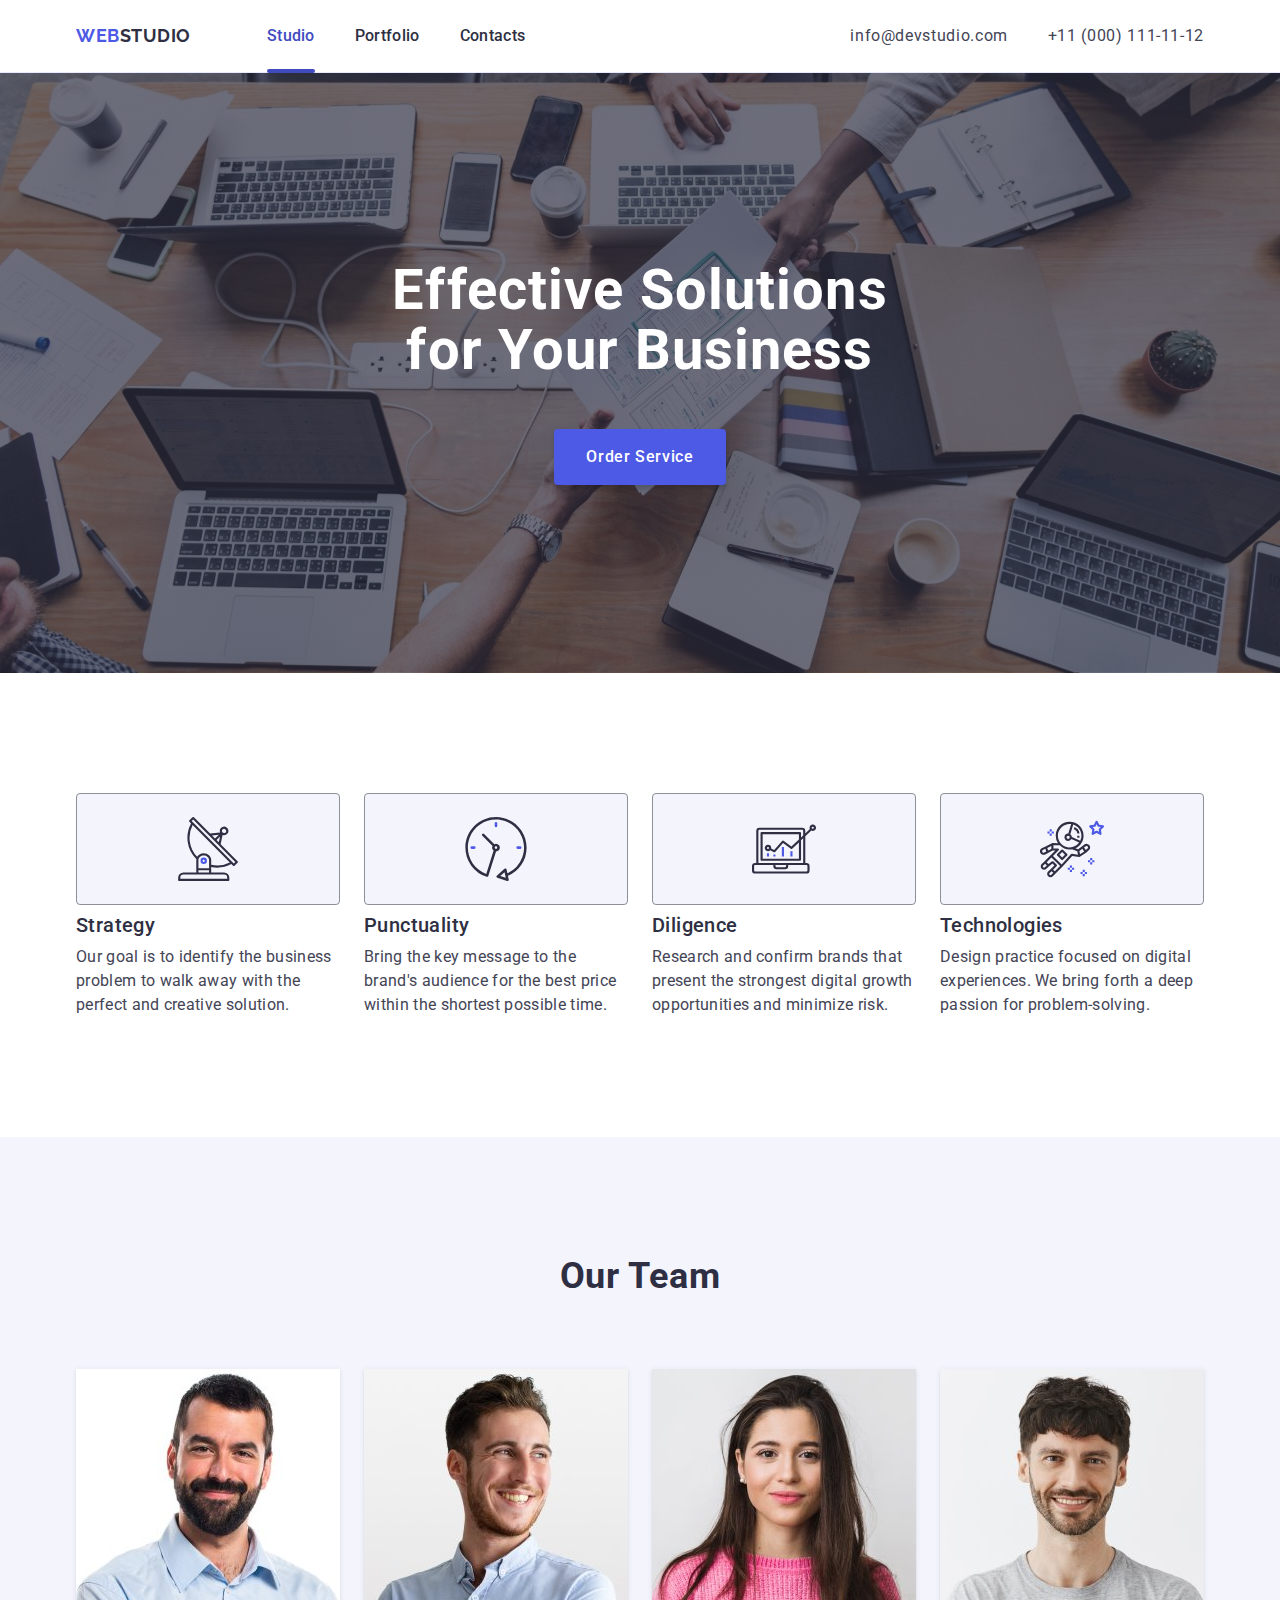
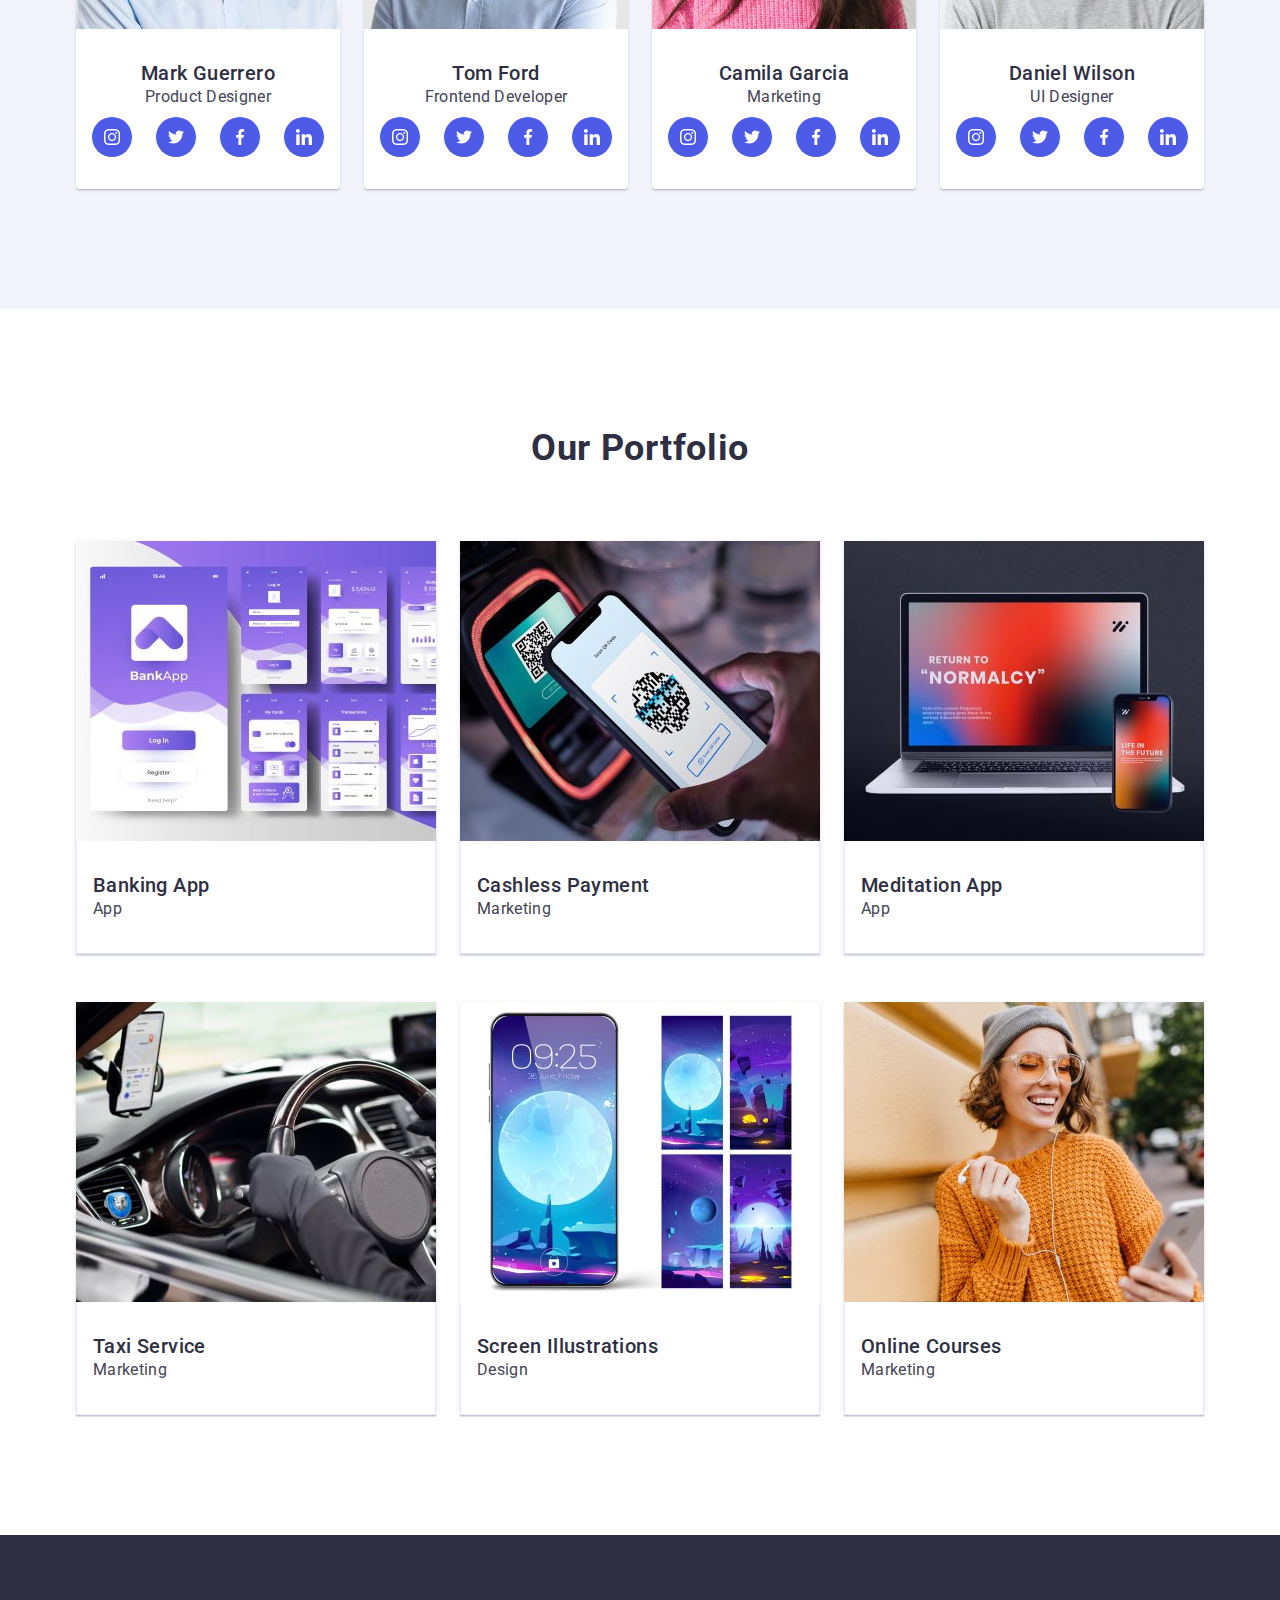
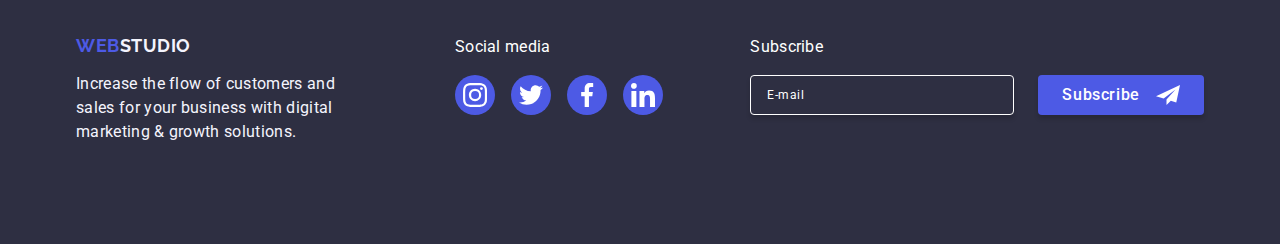
<file: index.html>
<!DOCTYPE html>
<html lang="en">
  <head>
    <meta charset="UTF-8" />
    <meta name="viewport" content="width=device-width, initial-scale=1.0" />
    <meta http-equiv="X-UA-Compatible" content="IE=Edge" />
    <meta
      name="description"
      content="Describing the benefits of the web studio"
    />
    <title>WebStudio</title>

    <!-- Fonts Start -->
    <link rel="preconnect" href="https://fonts.googleapis.com" />
    <link rel="preconnect" href="https://fonts.gstatic.com" crossorigin />
    <link
      href="https://fonts.googleapis.com/css2?family=Raleway:wght@700&family=Roboto:wght@400;500;700&display=swap"
      rel="stylesheet"
    />
    <!-- Fonts End -->

    <!-- Modern-normalize Start -->
    <!-- <link
      rel="stylesheet"
      href="node_modules/modern-normalize/modern-normalize.css"
    /> -->
    <link
      rel="stylesheet"
      href="https://cdnjs.cloudflare.com/ajax/libs/modern-normalize/2.0.0/modern-normalize.min.css"
      integrity="sha512-4xo8blKMVCiXpTaLzQSLSw3KFOVPWhm/TRtuPVc4WG6kUgjH6J03IBuG7JZPkcWMxJ5huwaBpOpnwYElP/m6wg=="
      crossorigin="anonymous"
      referrerpolicy="no-referrer"
    />

    <!-- Modern-normalize End -->

    <!-- Custom style Start -->
    <link rel="stylesheet" href="./css/reset.css" />
    <link rel="stylesheet" href="./css/styles.css" />
    <link rel="stylesheet" href="./css/styles-media.css" />
    <!-- Custom style End -->
  </head>

  <body data-page>
    <!-- ----------⚡ Header Section---------- -->
    <header class="header">
      <div class="container header__container">
        <nav class="header__navigation">
          <a class="logo header__logo" href="./index.html"
            >Web<span class="logo--dark-part">Studio</span></a
          >

          <ul class="header__pagination-ul">
            <li class="header__pagination-li">
              <a
                class="header__pagination-item header__pagination-item--current"
                href="./index.html"
                >Studio</a
              >
            </li>
            <li class="header__pagination-li">
              <a class="header__pagination-item" href="">Portfolio</a>
            </li>
            <li class="header__pagination-li">
              <a class="header__pagination-item" href="">Contacts</a>
            </li>
          </ul>
        </nav>
        <address class="header__address">
          <ul class="header__address-ul">
            <li class="header__address-li">
              <a class="header__address-item" href="mailto:info@devstudio.com"
                >info@devstudio.com</a
              >
            </li>
            <li class="header__address-li">
              <a class="header__address-item" href="tel:+110001111111"
                >+11 (000) 111-11-12</a
              >
            </li>
          </ul>
        </address>

        <button class="header__burger-btn" type="button">
          <svg width="24" height="24">
            <use href="./images/icons.svg#burger"></use>
          </svg>
        </button>
      </div>

      <!-- 🔎 mobilMenu -->
      <!--  data-modal-close 97   data-menu 94-->

      <div class="mobilMenu is-hidden">
        <button class="modal__btn-x modal__btn-x--white" type="button">
          <svg class="modal__btn-x-icon" width="8" height="8">
            <use href="./images/icons.svg#close"></use>
          </svg>
        </button>

        <nav>
          <ul class="mobilMenu__pagination-ul">
            <li class="mobilMenu__pagination-li">
              <a class="mobilMenu__pagination-item" href="">Studio</a>
            </li>
            <li class="mobilMenu__pagination-li">
              <a class="mobilMenu__pagination-item" href="">Portfolio</a>
            </li>
            <li class="mobilMenu__pagination-li">
              <a class="mobilMenu__pagination-item" href="">Contacts</a>
            </li>
          </ul>

          <address class="mobilMenu__address">
            <ul class="mobilMenu__address-ul">
              <li class="mobilMenu__address-li">
                <a
                  class="mobilMenu__address-item"
                  href="mailto:info@devstudio.com"
                  >info@devstudio.com</a
                >
              </li>
              <li class="mobilMenu__address-li">
                <a class="mobilMenu__address-item" href="tel:+110001111111"
                  >+11 (000) 111-11-12</a
                >
              </li>
            </ul>
          </address>
        </nav>

        <ul class="social-media--mobilMenu">
          <li class="social-media__li">
            <a
              class="social-media__link"
              href=""
              target="_blank"
              rel="noopener noreferrer"
              aria-label="instagram"
            >
              <svg class="social-media__icon" width="24" height="24">
                <use href="./images/icons/icons.svg#instagram"></use>
              </svg>
            </a>
          </li>

          <li class="social-media__li">
            <a
              class="social-media__link"
              href=""
              target="_blank"
              rel="noopener noreferrer"
              aria-label="twitter"
            >
              <svg class="social-media__icon" width="24" height="24">
                <use href="./images/icons/icons.svg#twitter"></use>
              </svg>
            </a>
          </li>

          <li class="social-media__li">
            <a
              class="social-media__link"
              href=""
              target="_blank"
              rel="noopener noreferrer"
              aria-label="facebook"
            >
              <svg class="social-media__icon" width="24" height="24">
                <use href="./images/icons/icons.svg#facebook"></use>
              </svg>
            </a>
          </li>

          <li class="social-media__li">
            <a
              class="social-media__link"
              href=""
              target="_blank"
              rel="noopener noreferrer"
              aria-label="linkedin"
            >
              <svg class="social-media__icon" width="24" height="24">
                <use href="./images/icons/icons.svg#linkedin"></use>
              </svg>
            </a>
          </li>
        </ul>
      </div>
    </header>
    <main>
      <!-- ----------⚡ Hero Section---------- -->
      <section class="hero">
        <div class="container hero__container">
          <h1 class="hero-title">
            Effective Solutions <br />
            for Your Business
          </h1>
          <button class="button hero__button" data-modal-open type="button">
            Order Service
          </button>
        </div>
      </section>

      <!-- ----------⚡ Benefits (or Features) Section---------- -->
      <section class="benefits">
        <div class="container benefits__container">
          <h2 class="visually-hidden">Benefits</h2>
          <ul class="benefits__list">
            <li class="benefits__list-li">
              <div class="benefits__wrap">
                <svg class="benefits__icon" width="64" height="64">
                  <use href="./images/icons/icons.svg#antenna"></use>
                </svg>
              </div>
              <h3 class="subtitle">Strategy</h3>
              <p class="body-text">
                Our goal is to identify the business problem to walk away with
                the perfect and creative solution.
              </p>
            </li>

            <li class="benefits__list-li">
              <div class="benefits__wrap">
                <svg class="benefits__icon" width="64" height="64">
                  <use href="./images/icons/icons.svg#clock"></use>
                </svg>
              </div>
              <h3 class="subtitle">Punctuality</h3>
              <p class="body-text">
                Bring the key message to the brand's audience for the best price
                within the shortest possible time.
              </p>
            </li>

            <li class="benefits__list-li">
              <div class="benefits__wrap">
                <svg class="benefits__icon" width="64" height="64">
                  <use href="./images/icons/icons.svg#diagram"></use>
                </svg>
              </div>
              <h3 class="subtitle">Diligence</h3>
              <p class="body-text">
                Research and confirm brands that present the strongest digital
                growth opportunities and minimize risk.
              </p>
            </li>

            <li class="benefits__list-li">
              <div class="benefits__wrap">
                <svg class="benefits__icon" width="64" height="64">
                  <use href="./images/icons/icons.svg#astronaut"></use>
                </svg>
              </div>
              <h3 class="subtitle">Technologies</h3>
              <p class="body-text">
                Design practice focused on digital experiences. We bring forth a
                deep passion for problem-solving.
              </p>
            </li>
          </ul>
        </div>
      </section>

      <!-- ----------⚡ Team Section---------- -->
      <section class="team">
        <div class="container team__container">
          <h2 class="main_title">Our Team</h2>
          <ul class="team__list">
            <li class="team__card">
              <img
                srcset="
                  ./images/team/team-01@1x.jpg 1x,
                  ./images/team/team-01@2x.jpg 2x
                "
                src="./images/team-01.jpg"
                alt="Photo of the Mark Guerrero"
                width="264"
              />
              <div class="team__card-holder">
                <h3 class="subtitle-team subtitle--center">Mark Guerrero</h3>
                <p class="body-text body-text--center">Product Designer</p>
                <ul class="social-media social-media--team">
                  <li class="social-media__li">
                    <a
                      class="social-media__link"
                      href=""
                      target="_blank"
                      rel="noopener noreferrer"
                      aria-label="instagram"
                    >
                      <svg class="social-media__icon" width="16" height="16">
                        <use href="./images/icons/icons.svg#instagram"></use>
                      </svg>
                    </a>
                  </li>

                  <li class="social-media__li">
                    <a
                      class="social-media__link"
                      href=""
                      target="_blank"
                      rel="noopener noreferrer"
                      aria-label="twitter"
                    >
                      <svg class="social-media__icon" width="16" height="16">
                        <use href="./images/icons/icons.svg#twitter"></use>
                      </svg>
                    </a>
                  </li>

                  <li class="social-media__li">
                    <a
                      class="social-media__link"
                      href=""
                      target="_blank"
                      rel="noopener noreferrer"
                      aria-label="facebook"
                    >
                      <svg class="social-media__icon" width="16" height="16">
                        <use href="./images/icons/icons.svg#facebook"></use>
                      </svg>
                    </a>
                  </li>

                  <li class="social-media__li">
                    <a
                      class="social-media__link"
                      href=""
                      target="_blank"
                      rel="noopener noreferrer"
                      aria-label="linkedin"
                    >
                      <svg class="social-media__icon" width="16" height="16">
                        <use href="./images/icons/icons.svg#linkedin"></use>
                      </svg>
                    </a>
                  </li>
                </ul>
              </div>
            </li>

            <li class="team__card">
              <img
                srcset="
                  ./images/team/team-02@1x.jpg 1x,
                  ./images/team/team-02@2x.jpg 2x
                "
                src="./images/team-02.jpg"
                alt="Photo of the Tom Ford"
                width="264"
              />
              <div class="team__card-holder">
                <h3 class="subtitle-team subtitle--center">Tom Ford</h3>
                <p class="body-text body-text--center">Frontend Developer</p>
                <ul class="social-media social-media--team">
                  <li class="social-media__li">
                    <a
                      class="social-media__link"
                      href=""
                      target="_blank"
                      rel="noopener noreferrer"
                      aria-label="instagram"
                    >
                      <svg class="social-media__icon" width="16" height="16">
                        <use href="./images/icons/icons.svg#instagram"></use>
                      </svg>
                    </a>
                  </li>

                  <li class="social-media__li">
                    <a
                      class="social-media__link"
                      href=""
                      target="_blank"
                      rel="noopener noreferrer"
                      aria-label="twitter"
                    >
                      <svg class="social-media__icon" width="16" height="16">
                        <use href="./images/icons/icons.svg#twitter"></use>
                      </svg>
                    </a>
                  </li>

                  <li class="social-media__li">
                    <a
                      class="social-media__link"
                      href=""
                      target="_blank"
                      rel="noopener noreferrer"
                      aria-label="facebook"
                    >
                      <svg class="social-media__icon" width="16" height="16">
                        <use href="./images/icons/icons.svg#facebook"></use>
                      </svg>
                    </a>
                  </li>

                  <li class="social-media__li">
                    <a
                      class="social-media__link"
                      href=""
                      target="_blank"
                      rel="noopener noreferrer"
                      aria-label="linkedin"
                    >
                      <svg class="social-media__icon" width="16" height="16">
                        <use href="./images/icons/icons.svg#linkedin"></use>
                      </svg>
                    </a>
                  </li>
                </ul>
              </div>
            </li>

            <li class="team__card">
              <img
                srcset="
                  ./images/team/team-03@1x.jpg 1x,
                  ./images/team/team-03@2x.jpg 2x
                "
                src="./images/team-03.jpg"
                alt="Photo of the Camila Garcia"
                width="264"
              />
              <div class="team__card-holder">
                <h3 class="subtitle-team subtitle--center">Camila Garcia</h3>
                <p class="body-text body-text--center">Marketing</p>
                <ul class="social-media social-media--team">
                  <li class="social-media__li">
                    <a
                      class="social-media__link"
                      href=""
                      target="_blank"
                      rel="noopener noreferrer"
                      aria-label="instagram"
                    >
                      <svg class="social-media__icon" width="16" height="16">
                        <use href="./images/icons/icons.svg#instagram"></use>
                      </svg>
                    </a>
                  </li>

                  <li class="social-media__li">
                    <a
                      class="social-media__link"
                      href=""
                      target="_blank"
                      rel="noopener noreferrer"
                      aria-label="twitter"
                    >
                      <svg class="social-media__icon" width="16" height="16">
                        <use href="./images/icons/icons.svg#twitter"></use>
                      </svg>
                    </a>
                  </li>

                  <li class="social-media__li">
                    <a
                      class="social-media__link"
                      href=""
                      target="_blank"
                      rel="noopener noreferrer"
                      aria-label="facebook"
                    >
                      <svg class="social-media__icon" width="16" height="16">
                        <use href="./images/icons/icons.svg#facebook"></use>
                      </svg>
                    </a>
                  </li>

                  <li class="social-media__li">
                    <a
                      class="social-media__link"
                      href=""
                      target="_blank"
                      rel="noopener noreferrer"
                      aria-label="linkedin"
                    >
                      <svg class="social-media__icon" width="16" height="16">
                        <use href="./images/icons/icons.svg#linkedin"></use>
                      </svg>
                    </a>
                  </li>
                </ul>
              </div>
            </li>

            <li class="team__card">
              <img
                srcset="
                  ./images/team/team-04@1x.jpg 1x,
                  ./images/team/team-04@2x.jpg 2x
                "
                src="./images/team-04.jpg"
                alt="Photo of the Daniel Wilson"
                width="264"
              />
              <div class="team__card-holder">
                <h3 class="subtitle-team subtitle--center">Daniel Wilson</h3>
                <p class="body-text body-text--center">UI Designer</p>
                <ul class="social-media social-media--team">
                  <li class="social-media__li">
                    <a
                      class="social-media__link"
                      href=""
                      target="_blank"
                      rel="noopener noreferrer"
                      aria-label="instagram"
                    >
                      <svg class="social-media__icon" width="16" height="16">
                        <use href="./images/icons/icons.svg#instagram"></use>
                      </svg>
                    </a>
                  </li>

                  <li class="social-media__li">
                    <a
                      class="social-media__link"
                      href=""
                      target="_blank"
                      rel="noopener noreferrer"
                      aria-label="twitter"
                    >
                      <svg class="social-media__icon" width="16" height="16">
                        <use href="./images/icons/icons.svg#twitter"></use>
                      </svg>
                    </a>
                  </li>

                  <li class="social-media__li">
                    <a
                      class="social-media__link"
                      href=""
                      target="_blank"
                      rel="noopener noreferrer"
                      aria-label="facebook"
                    >
                      <svg class="social-media__icon" width="16" height="16">
                        <use href="./images/icons/icons.svg#facebook"></use>
                      </svg>
                    </a>
                  </li>

                  <li class="social-media__li">
                    <a
                      class="social-media__link"
                      href=""
                      target="_blank"
                      rel="noopener noreferrer"
                      aria-label="linkedin"
                    >
                      <svg class="social-media__icon" width="16" height="16">
                        <use href="./images/icons/icons.svg#linkedin"></use>
                      </svg>
                    </a>
                  </li>
                </ul>
              </div>
            </li>
          </ul>
        </div>
      </section>

      <!-- ----------⚡ Portfolio Section---------- -->
      <section class="portfolio">
        <div class="container portfolio__container">
          <h2 class="main_title">Our Portfolio</h2>
          <ul class="portfolio__list">
            <li class="portfolio__card">
              <div class="portfolio__card-holder-top">
                <picture>
                  <source
                    srcset="
                      ./images/portfolio/portfolio-01@1x_lg.jpg 1x,
                      ./images/portfolio/portfolio-01@2x_lg.jpg 2x
                    "
                    media="(min-width: 1158px)"
                  />
                  <source
                    srcset="
                      ./images/portfolio/portfolio-01@1x_md.jpg 1x,
                      ./images/portfolio/portfolio-01@2x_md.jpg 2x
                    "
                    media="(min-width: 768px)"
                  />
                  <source
                    srcset="
                      ./images/portfolio/portfolio-01@1x_sm.jpg 1x,
                      ./images/portfolio/portfolio-01@2x_sm.jpg 2x
                    "
                    media="(max-width: 767px)"
                  />
                  <img
                    src="./images/portfolio_01.jpg"
                    alt="read the qr code with phone"
                    width="360"
                  />
                </picture>

                <p class="portfolio__overlay-text">
                  14 Stylish and User-Friendly App Design Concepts · Task
                  Manager App · Calorie Tracker App · Exotic Fruit Ecommerce App
                  · Cloud Storage App
                </p>
              </div>
              <div class="portfolio__card-holder-down">
                <h3 class="subtitle-team">Banking App</h3>
                <p class="body-text">App</p>
              </div>
            </li>

            <li class="portfolio__card">
              <div class="portfolio__card-holder-top">
                <picture>
                  <source
                    srcset="
                      ./images/portfolio/portfolio-02@1x_lg.jpg 1x,
                      ./images/portfolio/portfolio-02@2x_lg.jpg 2x
                    "
                    media="(min-width: 1158px)"
                  />
                  <source
                    srcset="
                      ./images/portfolio/portfolio-02@1x_md.jpg 1x,
                      ./images/portfolio/portfolio-02@2x_md.jpg 2x
                    "
                    media="(min-width: 768px)"
                  />
                  <source
                    srcset="
                      ./images/portfolio/portfolio-02@1x_sm.jpg 1x,
                      ./images/portfolio/portfolio-02@2x_sm.jpg 2x
                    "
                    media="(max-width: 767px)"
                  />
                  <img
                    src="./images/portfolio_02.jpg"
                    alt="read the qr code with phone"
                    width="360"
                  />
                </picture>

                <p class="portfolio__overlay-text">
                  14 Stylish and User-Friendly App Design Concepts · Task
                  Manager App · Calorie Tracker App · Exotic Fruit Ecommerce App
                  · Cloud Storage App
                </p>
              </div>
              <div class="portfolio__card-holder-down">
                <h3 class="subtitle-team">Cashless Payment</h3>
                <p class="body-text">Marketing</p>
              </div>
            </li>

            <li class="portfolio__card">
              <div class="portfolio__card-holder-top">
                <picture>
                  <source
                    srcset="
                      ./images/portfolio/portfolio-03@1x_lg.jpg 1x,
                      ./images/portfolio/portfolio-03@2x_lg.jpg 2x
                    "
                    media="(min-width: 1158px)"
                  />
                  <source
                    srcset="
                      ./images/portfolio/portfolio-03@1x_md.jpg 1x,
                      ./images/portfolio/portfolio-03@2x_md.jpg 2x
                    "
                    media="(min-width: 768px)"
                  />
                  <source
                    srcset="
                      ./images/portfolio/portfolio-03@1x_sm.jpg 1x,
                      ./images/portfolio/portfolio-03@2x_sm.jpg 2x
                    "
                    media="(max-width: 767px)"
                  />
                  <img
                    src="./images/portfolio_03.jpg"
                    alt="read the qr code with phone"
                    width="360"
                  />
                </picture>

                <p class="portfolio__overlay-text">
                  14 Stylish and User-Friendly App Design Concepts · Task
                  Manager App · Calorie Tracker App · Exotic Fruit Ecommerce App
                  · Cloud Storage App
                </p>
              </div>
              <div class="portfolio__card-holder-down">
                <h3 class="subtitle-team">Meditation App</h3>
                <p class="body-text">App</p>
              </div>
            </li>

            <li class="portfolio__card">
              <div class="portfolio__card-holder-top">
                <picture>
                  <source
                    srcset="
                      ./images/portfolio/portfolio-04@1x_lg.jpg 1x,
                      ./images/portfolio/portfolio-04@2x_lg.jpg 2x
                    "
                    media="(min-width: 1158px)"
                  />
                  <source
                    srcset="
                      ./images/portfolio/portfolio-04@1x_md.jpg 1x,
                      ./images/portfolio/portfolio-04@2x_md.jpg 2x
                    "
                    media="(min-width: 768px)"
                  />
                  <source
                    srcset="
                      ./images/portfolio/portfolio-04@1x_sm.jpg 1x,
                      ./images/portfolio/portfolio-04@2x_sm.jpg 2x
                    "
                    media="(max-width: 767px)"
                  />
                  <img
                    src="./images/portfolio_04.jpg"
                    alt="read the qr code with phone"
                    width="360"
                  />
                </picture>

                <p class="portfolio__overlay-text">
                  14 Stylish and User-Friendly App Design Concepts · Task
                  Manager App · Calorie Tracker App · Exotic Fruit Ecommerce App
                  · Cloud Storage App
                </p>
              </div>
              <div class="portfolio__card-holder-down">
                <h3 class="subtitle-team">Taxi Service</h3>
                <p class="body-text">Marketing</p>
              </div>
            </li>

            <li class="portfolio__card">
              <div class="portfolio__card-holder-top">
                <picture>
                  <source
                    srcset="
                      ./images/portfolio/portfolio-05@1x_lg.jpg 1x,
                      ./images/portfolio/portfolio-05@2x_lg.jpg 2x
                    "
                    media="(min-width: 1158px)"
                  />
                  <source
                    srcset="
                      ./images/portfolio/portfolio-05@1x_md.jpg 1x,
                      ./images/portfolio/portfolio-05@2x_md.jpg 2x
                    "
                    media="(min-width: 768px)"
                  />
                  <source
                    srcset="
                      ./images/portfolio/portfolio-05@1x_sm.jpg 1x,
                      ./images/portfolio/portfolio-05@2x_sm.jpg 2x
                    "
                    media="(max-width: 767px)"
                  />
                  <img
                    src="./images/portfolio_05.jpg"
                    alt="read the qr code with phone"
                    width="360"
                  />
                </picture>

                <p class="portfolio__overlay-text">
                  14 Stylish and User-Friendly App Design Concepts · Task
                  Manager App · Calorie Tracker App · Exotic Fruit Ecommerce App
                  · Cloud Storage App
                </p>
              </div>
              <div class="portfolio__card-holder-down">
                <h3 class="subtitle-team">Screen Illustrations</h3>
                <p class="body-text">Design</p>
              </div>
            </li>

            <li class="portfolio__card">
              <div class="portfolio__card-holder-top">
                <picture>
                  <source
                    srcset="
                      ./images/portfolio/portfolio-06@1x_lg.jpg 1x,
                      ./images/portfolio/portfolio-06@2x_lg.jpg 2x
                    "
                    media="(min-width: 1158px)"
                  />
                  <source
                    srcset="
                      ./images/portfolio/portfolio-06@1x_md.jpg 1x,
                      ./images/portfolio/portfolio-06@2x_md.jpg 2x
                    "
                    media="(min-width: 768px)"
                  />
                  <source
                    srcset="
                      ./images/portfolio/portfolio-06@1x_sm.jpg 1x,
                      ./images/portfolio/portfolio-06@2x_sm.jpg 2x
                    "
                    media="(max-width: 767px)"
                  />
                  <img
                    src="./images/portfolio_06.jpg"
                    alt="read the qr code with phone"
                    width="360"
                  />
                </picture>

                <p class="portfolio__overlay-text">
                  14 Stylish and User-Friendly App Design Concepts · Task
                  Manager App · Calorie Tracker App · Exotic Fruit Ecommerce App
                  · Cloud Storage App
                </p>
              </div>
              <div class="portfolio__card-holder-down">
                <h3 class="subtitle-team">Online Courses</h3>
                <p class="body-text">Marketing</p>
              </div>
            </li>
          </ul>
        </div>
      </section>
    </main>

    <!-- ----------⚡ Footer section---------- -->
    <footer class="footer">
      <div class="container footer__container">
        <div class="footer__left-side">
          <a class="logo footer__logo" href="./index.html"
            >Web<span class="logo--light-part">Studio</span></a
          >
          <p class="body-text body-text--light">
            Increase the flow of customers and <br />
            sales for your business with digital <br />
            marketing & growth solutions.
          </p>
        </div>
        <div class="footer__center-side">
          <p class="body-text body-text--white body-text--bold">Social media</p>
          <ul class="social-media--footer">
            <li class="social-media__li">
              <a
                class="social-media__link"
                href=""
                target="_blank"
                rel="noopener noreferrer"
                aria-label="instagram"
              >
                <svg class="social-media__icon" width="24" height="24">
                  <use href="./images/icons/icons.svg#instagram"></use>
                </svg>
              </a>
            </li>

            <li class="social-media__li">
              <a
                class="social-media__link"
                href=""
                target="_blank"
                rel="noopener noreferrer"
                aria-label="twitter"
              >
                <svg class="social-media__icon" width="24" height="24">
                  <use href="./images/icons/icons.svg#twitter"></use>
                </svg>
              </a>
            </li>

            <li class="social-media__li">
              <a
                class="social-media__link"
                href=""
                target="_blank"
                rel="noopener noreferrer"
                aria-label="facebook"
              >
                <svg class="social-media__icon" width="24" height="24">
                  <use href="./images/icons/icons.svg#facebook"></use>
                </svg>
              </a>
            </li>

            <li class="social-media__li">
              <a
                class="social-media__link"
                href=""
                target="_blank"
                rel="noopener noreferrer"
                aria-label="linkedin"
              >
                <svg class="social-media__icon" width="24" height="24">
                  <use href="./images/icons/icons.svg#linkedin"></use>
                </svg>
              </a>
            </li>
          </ul>
        </div>

        <div class="footer__right-side">
          <p class="body-text body-text--white body-text--bold">Subscribe</p>
          <form class="footer__form">
            <label class="footer__form-label">
              <input
                class="footer__form-input"
                type="email"
                name="email-field-footer"
                id="email-field-footer"
                placeholder="E-mail"
              />
            </label>
            <button class="button button--footer" type="submit">
              Subscribe
              <svg class="footer__form--icon" width="24" height="24">
                <use href="./images/icons.svg#airplane"></use>
              </svg>
            </button>
          </form>
        </div>
      </div>
    </footer>

    <!-- ----------🔎 Modal window---------- -->

    <div class="backdrop is-hidden" data-modal>
      <div class="modal">
        <button class="modal__btn-x" type="button" data-modal-close>
          <svg class="modal__btn-x-icon" width="8" height="8">
            <use href="./images/icons.svg#close"></use>
          </svg>
        </button>
        <p class="modal__title">
          Leave your contacts and we will call you back
        </p>

        <form class="modal__form">
          <div class="modal__field">
            <label for="user-name" class="modal__label">Name</label>
            <div class="modal__input-wrap">
              <input
                type="text"
                class="modal__input"
                name="user-name"
                id="user-name"
              />
              <svg class="modal__input-icon" width="18" height="24">
                <use href="./images/icons.svg#person"></use>
              </svg>
            </div>
          </div>
          <div class="modal__field">
            <label for="user-phone" class="modal__label">Phone</label>
            <div class="modal__input-wrap">
              <input
                type="tel"
                class="modal__input"
                name="user-phone"
                id="user-phone"
              />
              <svg class="modal__input-icon" width="18" height="24">
                <use href="./images/icons.svg#phone"></use>
              </svg>
            </div>
          </div>
          <div class="modal__field">
            <label for="user-email" class="modal__label">Email</label>
            <div class="modal__input-wrap">
              <input
                type="text"
                class="modal__input"
                name="user-email"
                id="user-email"
              />
              <svg class="modal__input-icon" width="18" height="24">
                <use href="./images/icons.svg#email"></use>
              </svg>
            </div>
          </div>

          <div class="modal__field--textarea">
            <label for="user-comment" class="modal__label">Comment</label>

            <textarea
              class="modal__input modal__input--textarea"
              name="user-comment"
              id="user-comment"
              cols="30"
              rows="10"
              placeholder="Text input"
            ></textarea>
          </div>

          <div class="modal__checkbox-policy">
            <input
              class="modal__checkbox-policy-input visually-hidden"
              type="checkbox"
              name="user-privacy"
              id="user-privacy"
              value="true"
            />

            <label class="modal__checkbox-policy-label" for="user-privacy">
              <span class="modal__checkbox-span">
                <svg class="checkbox-icon" width="10" height="8">
                  <use href="./images/icons.svg#check"></use>
                </svg>
              </span>

              I accept the terms and conditions of the
              <a class="modal__checkbox-link" href="">Privacy Policy</a>
            </label>
          </div>

          <button type="button" class="button">Send</button>
        </form>
      </div>
    </div>

    <!-- <div class="backdrop is-hidden" data-modal>
      <div class="modal">

        <button class="modal__btn-x" type="button" data-modal-close>
          <svg class="modal__btn-x-icon" width="8" height="8">
            <use href="./images/icons.svg#close"></use>
          </svg>
        </button>
        <p class="modal__title">
          Leave your contacts and we will call you back
        </p>

        <form class="modal__form">
          <div class="modal__field">
            <label for="user-name" class="modal__label">Name</label>
            <div class="modal__input-wrap">
              <input
                type="text"
                class="modal__input"
                name="user-name"
                id="user-name"
              />
              <svg class="modal__input-icon" width="18" height="24">
                <use href="./images/icons.svg#person"></use>
              </svg>
            </div>
          </div>
          <div class="modal__field">
            <label for="user-phone" class="modal__label">Phone</label>
            <div class="modal__input-wrap">
              <input
                type="tel"
                class="modal__input"
                name="user-phone"
                id="user-phone"
              />
              <svg class="modal__input-icon" width="18" height="24">
                <use href="./images/icons.svg#phone"></use>
              </svg>
            </div>
          </div>
          <div class="modal__field">
            <label for="user-email" class="modal__label">Email</label>
            <div class="modal__input-wrap">
              <input
                type="text"
                class="modal__input"
                name="user-email"
                id="user-email"
              />
              <svg class="modal__input-icon" width="18" height="24">
                <use href="./images/icons.svg#email"></use>
              </svg>
            </div>
          </div>


          <div class="modal__field--textarea">
            <label for="user-comment" class="modal__label">Comment</label>

            <textarea
              class="modal__input modal__input--textarea"
              name="user-comment"
              id="user-comment"
              cols="30"
              rows="10"
              placeholder="Text input"
            ></textarea>
          </div>

   

       

          <div class="modal__checkbox-policy">
            <input
              class="modal__checkbox-policy-input visually-hidden"
              type="checkbox"
              name="user-privacy"
              id="user-privacy"
              value="true"
            />

            <label class="modal__checkbox-policy-label" for="user-privacy">
              <span class="modal__checkbox-span">
                <svg class="checkbox-icon" width="10" height="8">
                  <use href="./images/icons.svg#check"></use>
                </svg>
              </span>

              I accept the terms and conditions of the
              <a class="modal__checkbox-link" href="">Privacy Policy</a>
            </label>
          </div>

      

          <button type="button" class="button">Send</button>
        </form>
      </div>
    </div> -->

    <!-- ----------💎 SCRIPT---------- -->
    <script src="./js/modal.js"></script>
    <script src="./js/mobile-menu.js"></script>
  </body>
</html>
</file>
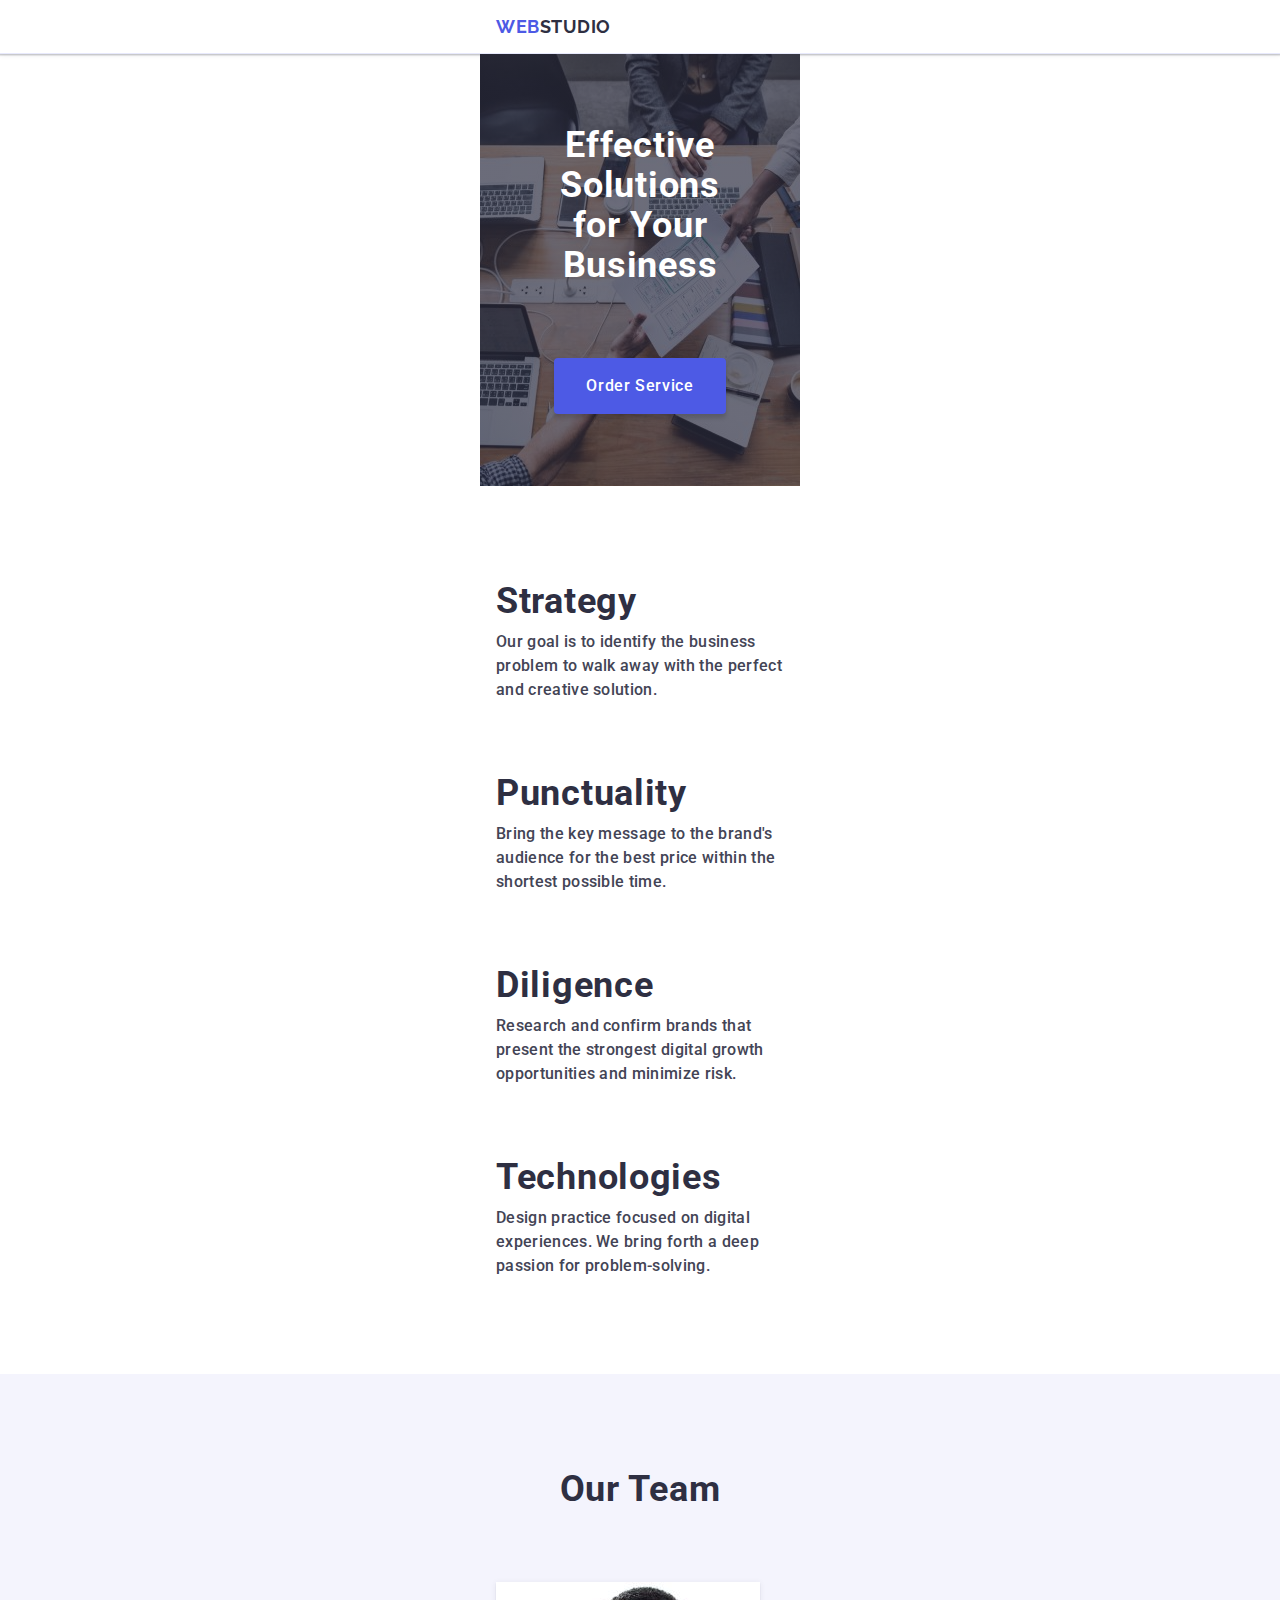
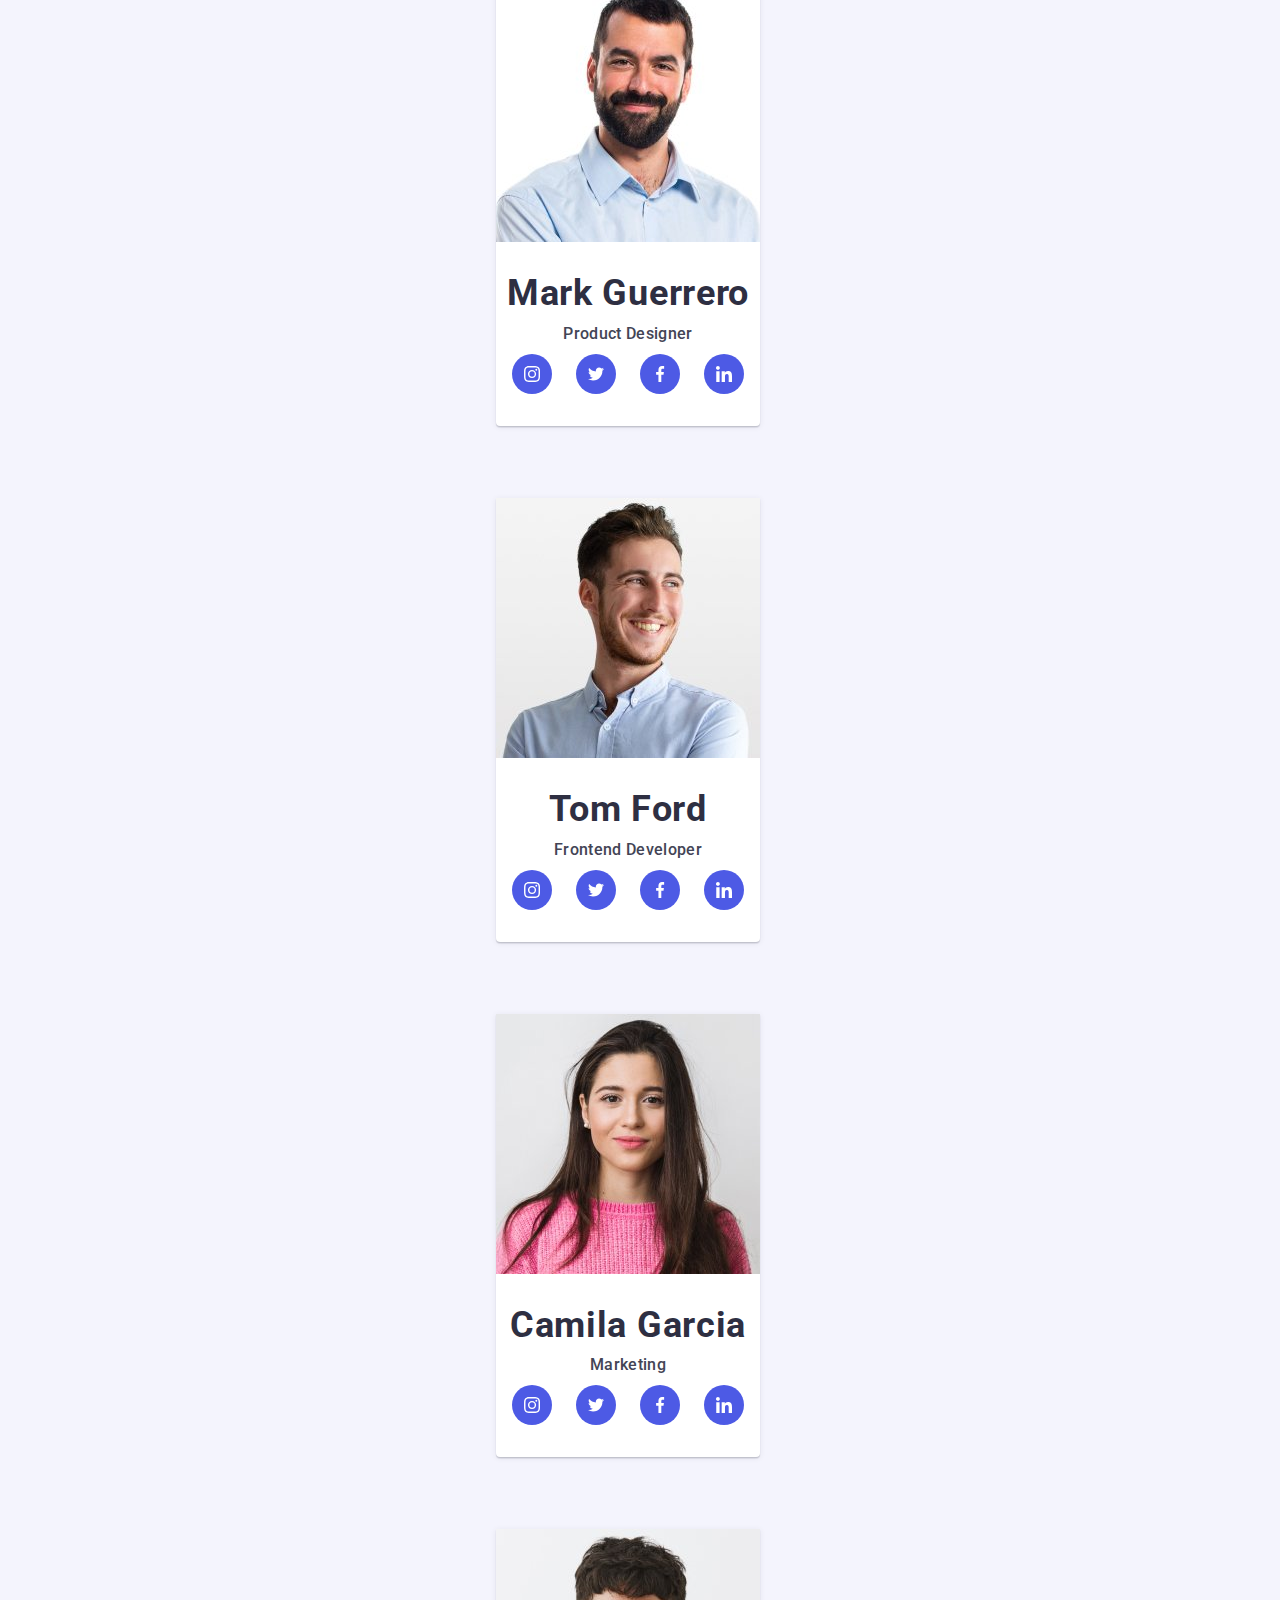
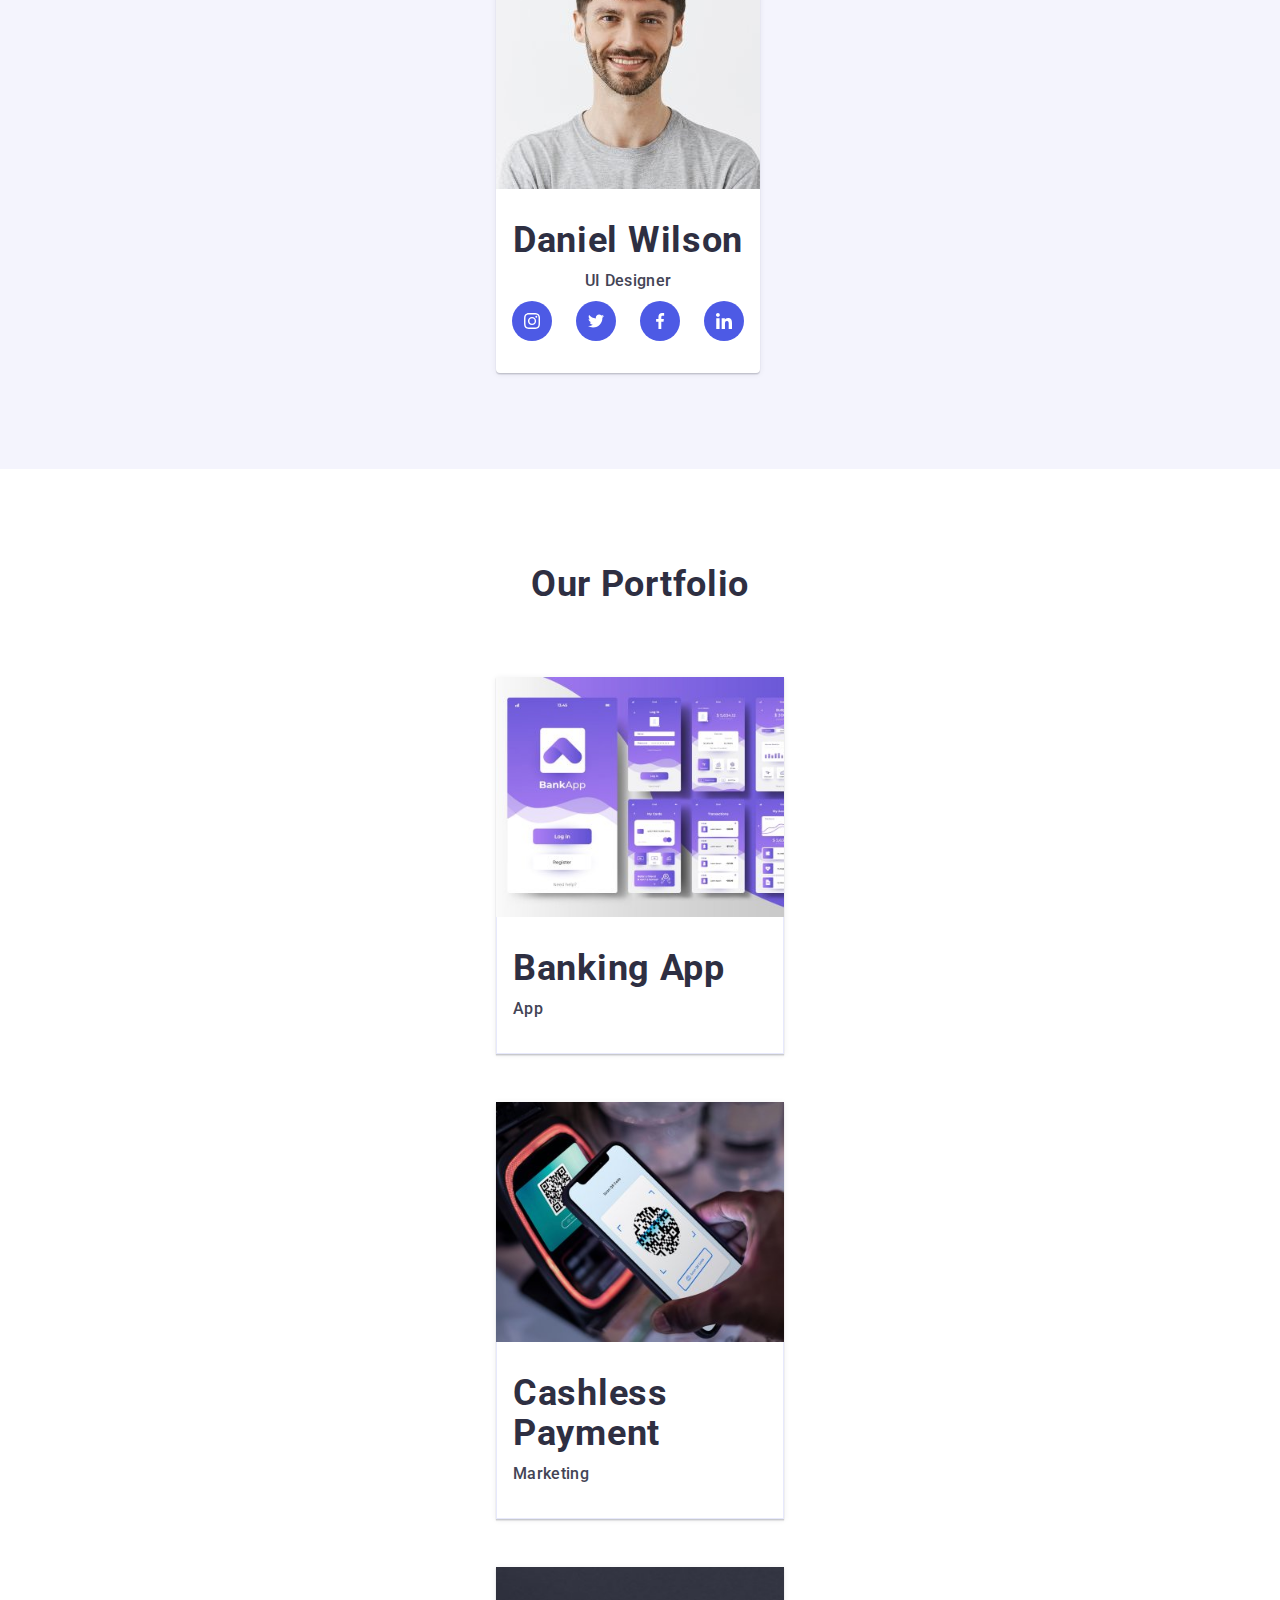
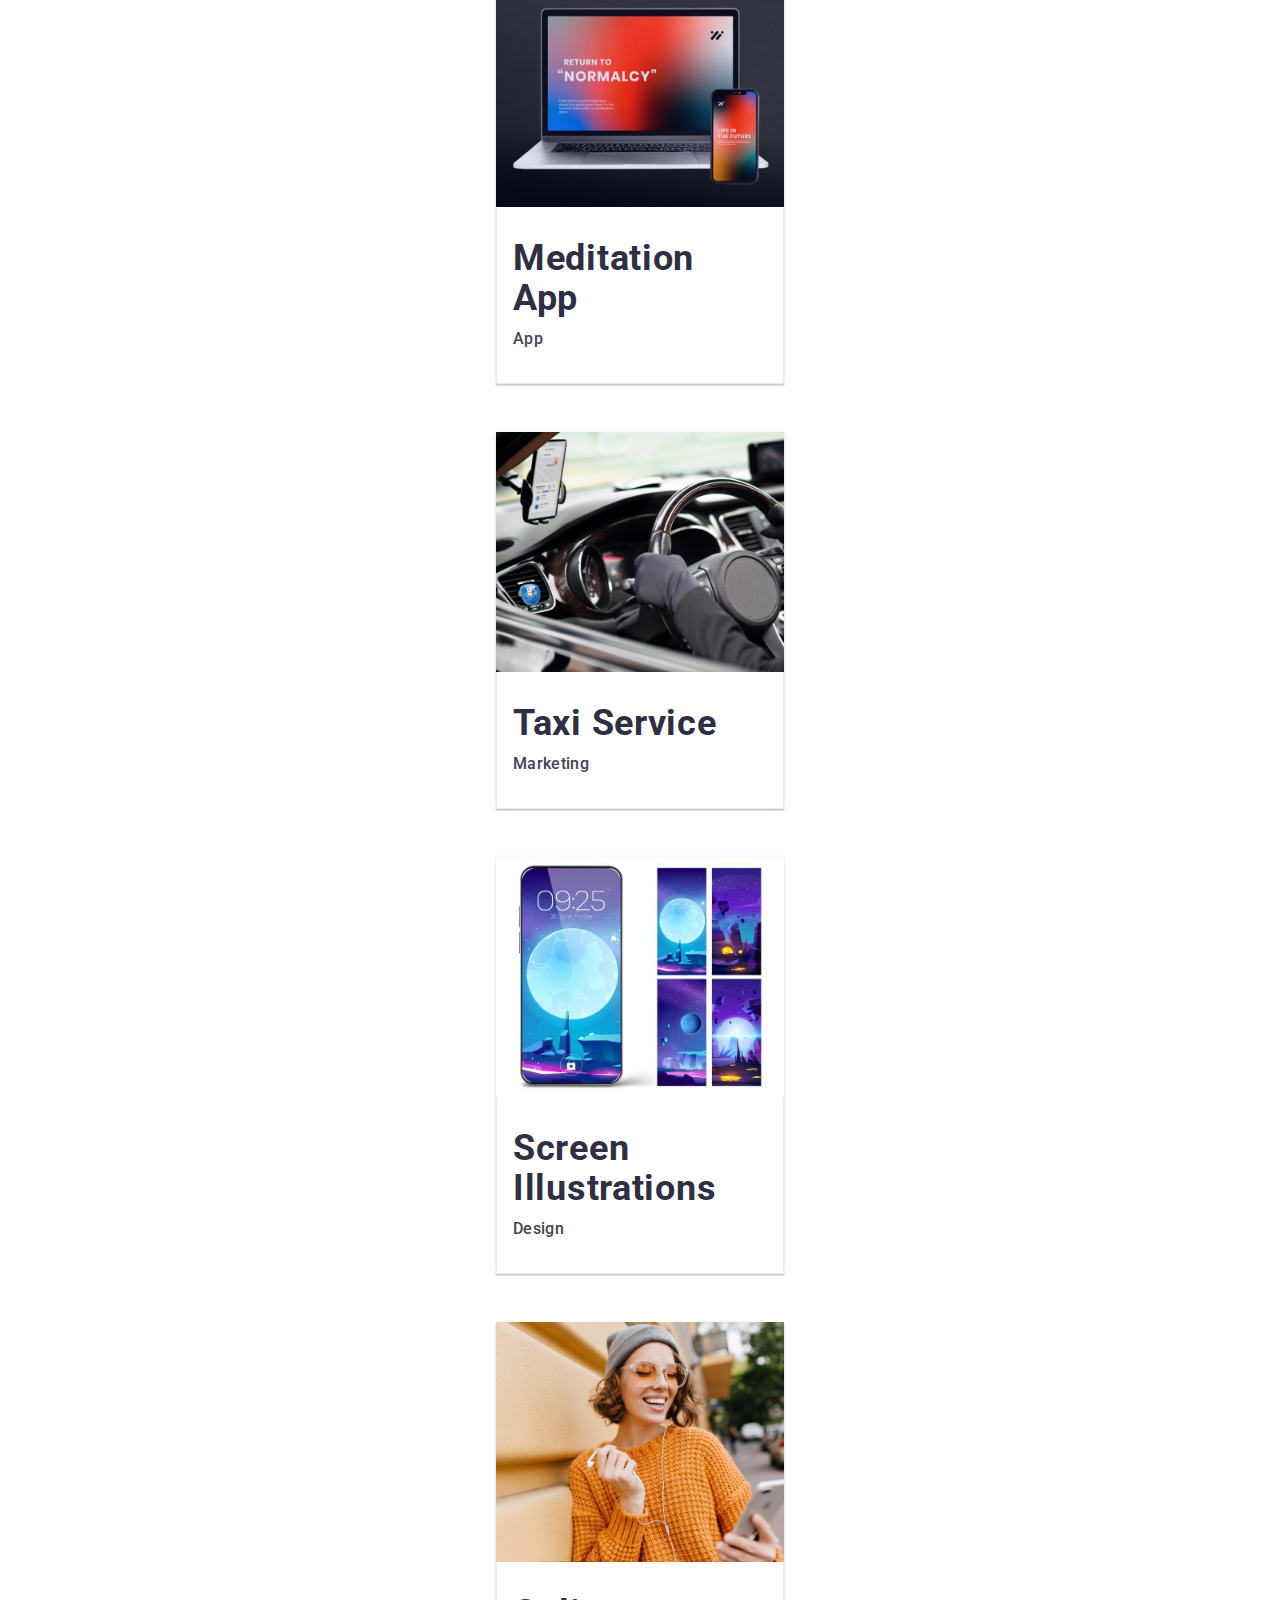
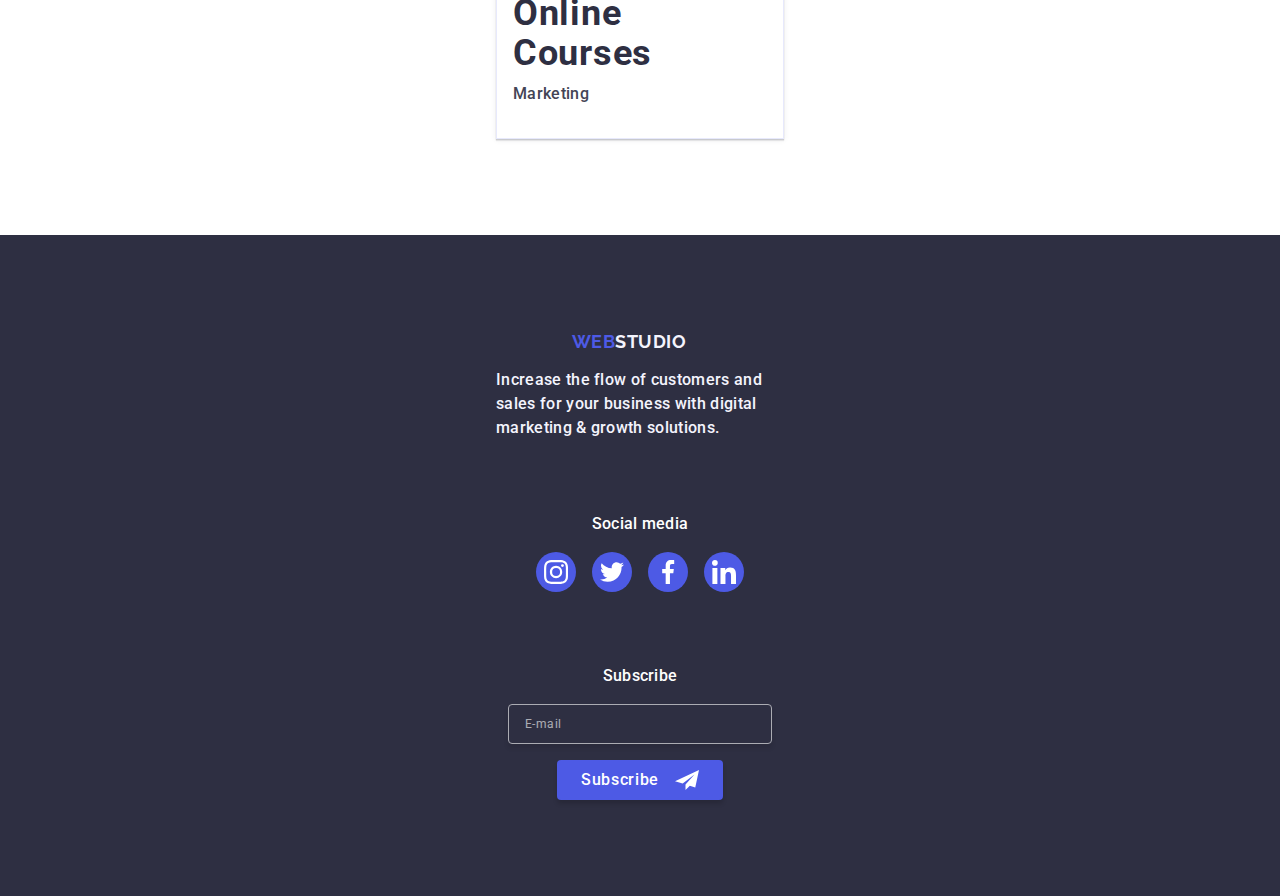
<file: index-arch.html>
<!DOCTYPE html>
<html lang="en">
  <head>
    <meta charset="UTF-8" />
    <meta name="viewport" content="width=device-width, initial-scale=1.0" />
    <meta http-equiv="X-UA-Compatible" content="IE=Edge" />
    <meta
      name="description"
      content="Describing the benefits of the web studio"
    />
    <title>WebStudio</title>

    <!-- Fonts Start -->
    <link rel="preconnect" href="https://fonts.googleapis.com" />
    <link rel="preconnect" href="https://fonts.gstatic.com" crossorigin />
    <link
      href="https://fonts.googleapis.com/css2?family=Raleway:wght@700&family=Roboto:wght@400;500;700&display=swap"
      rel="stylesheet"
    />
    <!-- Fonts End -->

    <!-- Modern-normalize Start -->
    <!-- <link
      rel="stylesheet"
      href="node_modules/modern-normalize/modern-normalize.css"
    /> -->
    <link
      rel="stylesheet"
      href="https://cdnjs.cloudflare.com/ajax/libs/modern-normalize/2.0.0/modern-normalize.min.css"
      integrity="sha512-4xo8blKMVCiXpTaLzQSLSw3KFOVPWhm/TRtuPVc4WG6kUgjH6J03IBuG7JZPkcWMxJ5huwaBpOpnwYElP/m6wg=="
      crossorigin="anonymous"
      referrerpolicy="no-referrer"
    />

    <!-- Modern-normalize End -->

    <!-- Custom style Start -->
    <link rel="stylesheet" href="./css/reset.css" />
    <link rel="stylesheet" href="./css/styles.css" />
    <!-- Custom style End -->
  </head>

  <body data-page>
    <!-- ----------⚡ Header Section---------- -->
    <header class="header">
      <div class="container header__container">
        <nav class="header__navigation">
          <a class="logo header__logo" href="./index.html"
            >Web<span class="logo--dark-part">Studio</span></a
          >
          <ul class="header__pagination-ul">
            <li class="header__pagination-li">
              <a
                class="header__pagination-item header__pagination-item--current"
                href="./index.html"
                >Studio</a
              >
            </li>
            <li class="header__pagination-li">
              <a class="header__pagination-item" href="">Portfolio</a>
            </li>
            <li class="header__pagination-li">
              <a class="header__pagination-item" href="">Contacts</a>
            </li>
          </ul>
        </nav>
        <address class="header__address">
          <ul class="header__address-ul">
            <li class="header__address-li">
              <a class="header__address-item" href="mailto:info@devstudio.com"
                >info@devstudio.com</a
              >
            </li>
            <li class="header__address-li">
              <a class="header__address-item" href="tel:+110001111111"
                >+11 (000) 111-11-12</a
              >
            </li>
          </ul>
        </address>
      </div>
    </header>
    <main>
      <!-- ----------⚡ Hero Section---------- -->
      <section class="hero">
        <div class="container hero__container">
          <h1 class="hero-title">
            Effective Solutions <br />
            for Your Business
          </h1>

          <!-- ▓▓▓▓▓ -->
          <button class="button hero__button" data-modal-open type="button">
            Order Service
          </button>
        </div>
      </section>

      <!-- ----------⚡ Benefits (or Features) Section---------- -->
      <section class="benefits">
        <div class="container benefits__container">
          <h2 class="visually-hidden">Benefits</h2>
          <ul class="benefits__list">
            <li class="benefits__list-li">
              <div class="benefits__wrap">
                <svg class="benefits__icon" width="64" height="64">
                  <use href="./images/icons/icons.svg#antenna"></use>
                </svg>
              </div>
              <h3 class="subtitle">Strategy</h3>
              <p class="body-text">
                Our goal is to identify the business problem to walk away with
                the perfect and creative solution.
              </p>
            </li>

            <li class="benefits__list-li">
              <div class="benefits__wrap">
                <svg class="benefits__icon" width="64" height="64">
                  <use href="./images/icons/icons.svg#clock"></use>
                </svg>
              </div>
              <h3 class="subtitle">Punctuality</h3>
              <p class="body-text">
                Bring the key message to the brand's audience for the best price
                within the shortest possible time.
              </p>
            </li>

            <li class="benefits__list-li">
              <div class="benefits__wrap">
                <svg class="benefits__icon" width="64" height="64">
                  <use href="./images/icons/icons.svg#diagram"></use>
                </svg>
              </div>
              <h3 class="subtitle">Diligence</h3>
              <p class="body-text">
                Research and confirm brands that present the strongest digital
                growth opportunities and minimize risk.
              </p>
            </li>

            <li class="benefits__list-li">
              <div class="benefits__wrap">
                <svg class="benefits__icon" width="64" height="64">
                  <use href="./images/icons/icons.svg#astronaut"></use>
                </svg>
              </div>
              <h3 class="subtitle">Technologies</h3>
              <p class="body-text">
                Design practice focused on digital experiences. We bring forth a
                deep passion for problem-solving.
              </p>
            </li>
          </ul>
        </div>
      </section>

      <!-- ----------⚡ Team Section---------- -->
      <section class="team">
        <div class="container team__container">
          <h2 class="main_title">Our Team</h2>
          <ul class="team__list">
            <!-- \ (•◡•) / Mark Guerrero -->
            <li class="team__card">
              <img
                src="./images/team-01.jpg"
                alt="Photo of the Mark Guerrero"
                width="264"
              />
              <div class="team__card-holder">
                <h3 class="subtitle subtitle--center">Mark Guerrero</h3>
                <p class="body-text body-text--center">Product Designer</p>
                <ul class="social-media social-media--team">
                  <li class="social-media__li">
                    <a
                      class="social-media__link"
                      href=""
                      target="_blank"
                      rel="noopener noreferrer"
                      aria-label="instagram"
                    >
                      <svg class="social-media__icon" width="16" height="16">
                        <use href="./images/icons/icons.svg#instagram"></use>
                      </svg>
                    </a>
                  </li>

                  <li class="social-media__li">
                    <a
                      class="social-media__link"
                      href=""
                      target="_blank"
                      rel="noopener noreferrer"
                      aria-label="twitter"
                    >
                      <svg class="social-media__icon" width="16" height="16">
                        <use href="./images/icons/icons.svg#twitter"></use>
                      </svg>
                    </a>
                  </li>

                  <li class="social-media__li">
                    <a
                      class="social-media__link"
                      href=""
                      target="_blank"
                      rel="noopener noreferrer"
                      aria-label="facebook"
                    >
                      <svg class="social-media__icon" width="16" height="16">
                        <use href="./images/icons/icons.svg#facebook"></use>
                      </svg>
                    </a>
                  </li>

                  <li class="social-media__li">
                    <a
                      class="social-media__link"
                      href=""
                      target="_blank"
                      rel="noopener noreferrer"
                      aria-label="linkedin"
                    >
                      <svg class="social-media__icon" width="16" height="16">
                        <use href="./images/icons/icons.svg#linkedin"></use>
                      </svg>
                    </a>
                  </li>
                </ul>
              </div>
            </li>
            <!-- \ (•◡•) / Tom Ford -->
            <li class="team__card">
              <img
                src="./images/team-02.jpg"
                alt="Photo of the Tom Ford"
                width="264"
              />
              <div class="team__card-holder">
                <h3 class="subtitle subtitle--center">Tom Ford</h3>
                <p class="body-text body-text--center">Frontend Developer</p>
                <ul class="social-media social-media--team">
                  <li class="social-media__li">
                    <a
                      class="social-media__link"
                      href=""
                      target="_blank"
                      rel="noopener noreferrer"
                      aria-label="instagram"
                    >
                      <svg class="social-media__icon" width="16" height="16">
                        <use href="./images/icons/icons.svg#instagram"></use>
                      </svg>
                    </a>
                  </li>

                  <li class="social-media__li">
                    <a
                      class="social-media__link"
                      href=""
                      target="_blank"
                      rel="noopener noreferrer"
                      aria-label="twitter"
                    >
                      <svg class="social-media__icon" width="16" height="16">
                        <use href="./images/icons/icons.svg#twitter"></use>
                      </svg>
                    </a>
                  </li>

                  <li class="social-media__li">
                    <a
                      class="social-media__link"
                      href=""
                      target="_blank"
                      rel="noopener noreferrer"
                      aria-label="facebook"
                    >
                      <svg class="social-media__icon" width="16" height="16">
                        <use href="./images/icons/icons.svg#facebook"></use>
                      </svg>
                    </a>
                  </li>

                  <li class="social-media__li">
                    <a
                      class="social-media__link"
                      href=""
                      target="_blank"
                      rel="noopener noreferrer"
                      aria-label="linkedin"
                    >
                      <svg class="social-media__icon" width="16" height="16">
                        <use href="./images/icons/icons.svg#linkedin"></use>
                      </svg>
                    </a>
                  </li>
                </ul>
              </div>
            </li>
            <!-- \ (•◡•) / Camila Garcia -->
            <li class="team__card">
              <img
                src="./images/team-03.jpg"
                alt="Photo of the Camila Garcia"
                width="264"
              />
              <div class="team__card-holder">
                <h3 class="subtitle subtitle--center">Camila Garcia</h3>
                <p class="body-text body-text--center">Marketing</p>
                <ul class="social-media social-media--team">
                  <li class="social-media__li">
                    <a
                      class="social-media__link"
                      href=""
                      target="_blank"
                      rel="noopener noreferrer"
                      aria-label="instagram"
                    >
                      <svg class="social-media__icon" width="16" height="16">
                        <use href="./images/icons/icons.svg#instagram"></use>
                      </svg>
                    </a>
                  </li>

                  <li class="social-media__li">
                    <a
                      class="social-media__link"
                      href=""
                      target="_blank"
                      rel="noopener noreferrer"
                      aria-label="twitter"
                    >
                      <svg class="social-media__icon" width="16" height="16">
                        <use href="./images/icons/icons.svg#twitter"></use>
                      </svg>
                    </a>
                  </li>

                  <li class="social-media__li">
                    <a
                      class="social-media__link"
                      href=""
                      target="_blank"
                      rel="noopener noreferrer"
                      aria-label="facebook"
                    >
                      <svg class="social-media__icon" width="16" height="16">
                        <use href="./images/icons/icons.svg#facebook"></use>
                      </svg>
                    </a>
                  </li>

                  <li class="social-media__li">
                    <a
                      class="social-media__link"
                      href=""
                      target="_blank"
                      rel="noopener noreferrer"
                      aria-label="linkedin"
                    >
                      <svg class="social-media__icon" width="16" height="16">
                        <use href="./images/icons/icons.svg#linkedin"></use>
                      </svg>
                    </a>
                  </li>
                </ul>
              </div>
            </li>
            <!-- \ (•◡•) / Daniel Wilson -->
            <li class="team__card">
              <img
                class="test"
                src="./images/team-04.jpg"
                alt="Photo of the Daniel Wilson"
                width="264"
              />
              <div class="team__card-holder">
                <h3 class="subtitle subtitle--center">Daniel Wilson</h3>
                <p class="body-text body-text--center">UI Designer</p>
                <ul class="social-media social-media--team">
                  <li class="social-media__li">
                    <a
                      class="social-media__link"
                      href=""
                      target="_blank"
                      rel="noopener noreferrer"
                      aria-label="instagram"
                    >
                      <svg class="social-media__icon" width="16" height="16">
                        <use href="./images/icons/icons.svg#instagram"></use>
                      </svg>
                    </a>
                  </li>

                  <li class="social-media__li">
                    <a
                      class="social-media__link"
                      href=""
                      target="_blank"
                      rel="noopener noreferrer"
                      aria-label="twitter"
                    >
                      <svg class="social-media__icon" width="16" height="16">
                        <use href="./images/icons/icons.svg#twitter"></use>
                      </svg>
                    </a>
                  </li>

                  <li class="social-media__li">
                    <a
                      class="social-media__link"
                      href=""
                      target="_blank"
                      rel="noopener noreferrer"
                      aria-label="facebook"
                    >
                      <svg class="social-media__icon" width="16" height="16">
                        <use href="./images/icons/icons.svg#facebook"></use>
                      </svg>
                    </a>
                  </li>

                  <li class="social-media__li">
                    <a
                      class="social-media__link"
                      href=""
                      target="_blank"
                      rel="noopener noreferrer"
                      aria-label="linkedin"
                    >
                      <svg class="social-media__icon" width="16" height="16">
                        <use href="./images/icons/icons.svg#linkedin"></use>
                      </svg>
                    </a>
                  </li>
                </ul>
              </div>
            </li>
          </ul>
        </div>
      </section>

      <!-- ----------⚡ Portfolio Section---------- -->
      <section class="portfolio">
        <div class="container portfolio__container">
          <h2 class="main_title">Our Portfolio</h2>
          <ul class="portfolio__list">
            <li class="portfolio__card">
              <div class="portfolio__card-holder-top">
                <img
                  src="./images/portfolio_01.jpg"
                  alt="read the qr code with phone"
                  width="360"
                />

                <p class="portfolio__overlay-text">
                  14 Stylish and User-Friendly App Design Concepts · Task
                  Manager App · Calorie Tracker App · Exotic Fruit Ecommerce App
                  · Cloud Storage App
                </p>
              </div>
              <div class="portfolio__card-holder-down">
                <h3 class="subtitle">Banking App</h3>
                <p class="body-text">App</p>
              </div>
            </li>

            <li class="portfolio__card">
              <div class="portfolio__card-holder-top">
                <img
                  src="./images/portfolio_02.jpg"
                  alt="read the qr code with phone"
                  width="360"
                />

                <p class="portfolio__overlay-text">
                  14 Stylish and User-Friendly App Design Concepts · Task
                  Manager App · Calorie Tracker App · Exotic Fruit Ecommerce App
                  · Cloud Storage App
                </p>
              </div>
              <div class="portfolio__card-holder-down">
                <h3 class="subtitle">Cashless Payment</h3>
                <p class="body-text">Marketing</p>
              </div>
            </li>

            <li class="portfolio__card">
              <div class="portfolio__card-holder-top">
                <img
                  src="./images/portfolio_03.jpg"
                  alt="read the qr code with phone"
                  width="360"
                />

                <p class="portfolio__overlay-text">
                  14 Stylish and User-Friendly App Design Concepts · Task
                  Manager App · Calorie Tracker App · Exotic Fruit Ecommerce App
                  · Cloud Storage App
                </p>
              </div>
              <div class="portfolio__card-holder-down">
                <h3 class="subtitle">Meditation App</h3>
                <p class="body-text">App</p>
              </div>
            </li>

            <li class="portfolio__card">
              <div class="portfolio__card-holder-top">
                <img
                  src="./images/portfolio_04.jpg"
                  alt="read the qr code with phone"
                  width="360"
                />

                <p class="portfolio__overlay-text">
                  14 Stylish and User-Friendly App Design Concepts · Task
                  Manager App · Calorie Tracker App · Exotic Fruit Ecommerce App
                  · Cloud Storage App
                </p>
              </div>
              <div class="portfolio__card-holder-down">
                <h3 class="subtitle">Taxi Service</h3>
                <p class="body-text">Marketing</p>
              </div>
            </li>

            <li class="portfolio__card">
              <div class="portfolio__card-holder-top">
                <img
                  src="./images/portfolio_05.jpg"
                  alt="read the qr code with phone"
                  width="360"
                />

                <p class="portfolio__overlay-text">
                  14 Stylish and User-Friendly App Design Concepts · Task
                  Manager App · Calorie Tracker App · Exotic Fruit Ecommerce App
                  · Cloud Storage App
                </p>
              </div>
              <div class="portfolio__card-holder-down">
                <h3 class="subtitle">Screen Illustrations</h3>
                <p class="body-text">Design</p>
              </div>
            </li>

            <li class="portfolio__card">
              <div class="portfolio__card-holder-top">
                <img
                  src="./images/portfolio_06.jpg"
                  alt="read the qr code with phone"
                  width="360"
                />

                <p class="portfolio__overlay-text">
                  14 Stylish and User-Friendly App Design Concepts · Task
                  Manager App · Calorie Tracker App · Exotic Fruit Ecommerce App
                  · Cloud Storage App
                </p>
              </div>
              <div class="portfolio__card-holder-down">
                <h3 class="subtitle">Online Courses</h3>
                <p class="body-text">Marketing</p>
              </div>
            </li>
          </ul>
        </div>
      </section>
    </main>

    <!-- ----------⚡ Footer section---------- -->
    <footer class="footer">
      <div class="container footer__container">
        <div class="footer__left-side">
          <a class="logo footer__logo" href="./index.html"
            >Web<span class="logo--light-part">Studio</span></a
          >
          <p class="body-text body-text--light">
            Increase the flow of customers and <br />
            sales for your business with digital <br />
            marketing & growth solutions.
          </p>
        </div>
        <div class="footer__center-side">
          <p class="body-text body-text--white body-text--bold">Social media</p>
          <ul class="social-media--footer">
            <li class="social-media__li">
              <a
                class="social-media__link"
                href=""
                target="_blank"
                rel="noopener noreferrer"
                aria-label="instagram"
              >
                <svg class="social-media__icon" width="24" height="24">
                  <use href="./images/icons/icons.svg#instagram"></use>
                </svg>
              </a>
            </li>

            <li class="social-media__li">
              <a
                class="social-media__link"
                href=""
                target="_blank"
                rel="noopener noreferrer"
                aria-label="twitter"
              >
                <svg class="social-media__icon" width="24" height="24">
                  <use href="./images/icons/icons.svg#twitter"></use>
                </svg>
              </a>
            </li>

            <li class="social-media__li">
              <a
                class="social-media__link"
                href=""
                target="_blank"
                rel="noopener noreferrer"
                aria-label="facebook"
              >
                <svg class="social-media__icon" width="24" height="24">
                  <use href="./images/icons/icons.svg#facebook"></use>
                </svg>
              </a>
            </li>

            <li class="social-media__li">
              <a
                class="social-media__link"
                href=""
                target="_blank"
                rel="noopener noreferrer"
                aria-label="linkedin"
              >
                <svg class="social-media__icon" width="24" height="24">
                  <use href="./images/icons/icons.svg#linkedin"></use>
                </svg>
              </a>
            </li>
          </ul>
        </div>

        <!-- footer form  -->
        <div class="footer__right-side">
          <p class="body-text body-text--white body-text--bold">Subscribe</p>
          <form class="footer__form">
            <!-- <label
              class="body-text body-text--white body-text--bold"
              for="email-field-footer"
              >Subscribe</label
            > -->

            <label class="footer__form-label">
              <input
                class="footer__form-input"
                type="email"
                name="email-field-footer"
                id="email-field-footer"
                placeholder="E-mail"
              />
            </label>
            <button class="button button--footer" type="submit">
              Subscribe
              <svg class="footer__form--icon" width="24" height="24">
                <use href="./images/icons.svg#airplane"></use>
              </svg>
            </button>
          </form>
        </div>
      </div>
    </footer>

    <!-- ----------🔎 Modal window---------- -->
    <!-- ▓▓▓▓▓ -->
    <div class="backdrop is-hidden" data-modal>
      <div class="modal">
        <!-- ▓▓▓▓▓ -->
        <button class="modal__btn-x" type="button" data-modal-close>
          <svg class="modal__btn-x-icon" width="8" height="8">
            <use href="./images/icons.svg#close"></use>
          </svg>
        </button>
        <p class="modal__title">
          Leave your contacts and we will call you back
        </p>

        <form class="modal__form">
          <div class="modal__field">
            <label for="user-name" class="modal__label">Name</label>
            <div class="modal__input-wrap">
              <input
                type="text"
                class="modal__input"
                name="user-name"
                id="user-name"
              />
              <svg class="modal__input-icon" width="18" height="24">
                <use href="./images/icons.svg#person"></use>
              </svg>
            </div>
          </div>
          <div class="modal__field">
            <label for="user-phone" class="modal__label">Phone</label>
            <div class="modal__input-wrap">
              <input
                type="tel"
                class="modal__input"
                name="user-phone"
                id="user-phone"
              />
              <svg class="modal__input-icon" width="18" height="24">
                <use href="./images/icons.svg#phone"></use>
              </svg>
            </div>
          </div>
          <div class="modal__field">
            <label for="user-email" class="modal__label">Email</label>
            <div class="modal__input-wrap">
              <input
                type="text"
                class="modal__input"
                name="user-email"
                id="user-email"
              />
              <svg class="modal__input-icon" width="18" height="24">
                <use href="./images/icons.svg#email"></use>
              </svg>
            </div>
          </div>

          <!-- textArea -->
          <div class="modal__field--textarea">
            <label for="user-comment" class="modal__label">Comment</label>

            <textarea
              class="modal__input modal__input--textarea"
              name="user-comment"
              id="user-comment"
              cols="30"
              rows="10"
              placeholder="Text input"
            ></textarea>
          </div>

          <!-- textArea End -->

          <!-- checkbox start -->

          <div class="modal__checkbox-policy">
            <input
              class="modal__checkbox-policy-input visually-hidden"
              type="checkbox"
              name="user-privacy"
              id="user-privacy"
              value="true"
            />

            <label class="modal__checkbox-policy-label" for="user-privacy">
              <span class="modal__checkbox-span">
                <svg class="checkbox-icon" width="10" height="8">
                  <use href="./images/icons.svg#check"></use>
                </svg>
              </span>

              I accept the terms and conditions of the
              <a class="modal__checkbox-link" href="">Privacy Policy</a>
            </label>
          </div>

          <!-- checkbox end -->

          <button type="button" class="button">Send</button>
        </form>
      </div>
    </div>

    <!-- ----------💎 SCRIPT---------- -->
    <script src="./js/modal.js"></script>
  </body>
</html>
</file>
<file: css/styles.css>
:root {
  --main-font: "Roboto", sans-serif;
  --logo-font: "Raleway", sans-serif;

  --accent-main-color: #4d5ae5;
  --accent-second-color: #404bbf;
  --auxiliary-one-color: #31d0aa;
  --servo-first-color: #f4f4fd;
  --servo-second-color: #8e8f99;
  --servo-third-color: #e7e9fc;
  --dark-main-color: #2e2f42;
  --dark-second-color: #434455;
  --light-main-color: #ffffff;
  --light-second-color: #f4f4fd;
  --accent-main-color: #4d5ae5;

  --anim-fast: 250ms cubic-bezier(0.4, 0, 0.2, 1);
}

*,
*::before,
*::after {
  box-sizing: border-box;
}

body {
  font-family: "Roboto", sans-serif;
  color: var(--dark-second-color);
  background-color: var(--light-main-color);
}

.no-scroll {
  overflow: hidden;
}

a {
  text-decoration: none;
  cursor: pointer;
  color: inherit;
}

ul {
  padding: 0;
  margin: 0;
  list-style: none;
}

h1,
h2,
h3,
h4,
h5,
h6,
p {
  margin: 0;
}

img {
  display: block;
  max-width: 100%;
}

input {
  font-family: inherit;
}

.visually-hidden {
  position: absolute;
  white-space: nowrap;
  width: 1px;
  height: 1px;
  overflow: hidden;
  border: 0;
  padding: 0;
  clip: rect(0 0 0 0);
  clip-path: inset(100%);
  margin: -1px;
}

.container {
  width: 100%;
  max-width: 320px;
  padding: 0 16px;

  margin-left: auto;
  margin-right: auto;

  /* outline: 1px solid lightskyblue;
  outline-offset: -1px; */
}

.header__container {
  display: flex;
  align-items: center;
}

.hero {
  /* margin-left: auto;
  margin-right: auto;
  max-width: 1440px;
  padding: 188px 0;

  background-image: linear-gradient(
      rgba(46, 47, 66, 0.7),
      rgba(46, 47, 66, 0.7)
    ),
    url(../images/hero_bg.jpg);

  background-repeat: no-repeat;
  background-position: center;
  background-size: cover; */
}

/* .hero__container {
  display: flex;
  flex-direction: column;
  align-items: center;
} */

.hero__container {
  display: flex;
  flex-direction: column;
  align-items: center;
  padding: 72px 16px;

  background-image: linear-gradient(
      rgba(46, 47, 66, 0.7),
      rgba(46, 47, 66, 0.7)
    ),
    url(../images/hero/hero@1x_sm.jpg);
  background-repeat: no-repeat;
  background-position: center;
  background-size: cover;
}

@media screen and (min-device-pixel-ratio: 2),
  (min-resolution: 2dppx),
  (min-resolution: 192dpi) {
  .hero-container {
    background-image: linear-gradient(
        rgba(46, 47, 66, 0.7),
        rgba(46, 47, 66, 0.7)
      ),
      url(../images/hero/hero@2x_sm.jpg);
  }
}

/* .benefits {
  padding: 120px 0;
} */

.benefits {
  padding: 96px 0;
}

.team {
  padding: 96px 0;
}

.portfolio {
  padding: 96px 0;
}

.portfolio__container {
}

.footer {
  padding: 96px 0;
}

.footer__container {
  display: flex;
  flex-direction: column;
  align-items: baseline;
}

.header {
  border-bottom: 1px solid var(--servo-third-color);
  box-shadow: 0px 1px 6px 0px rgba(46, 47, 66, 0.08),
    0px 1px 1px 0px rgba(46, 47, 66, 0.16),
    0px 2px 1px 0px rgba(46, 47, 66, 0.08);
}

/* .hero, */
.footer {
  background-color: var(--dark-main-color);
}

.team {
  background-color: var(--light-second-color);
}

/* .hero-title {
  margin-bottom: 40px;

  font-size: 56px;
  font-weight: 700;
  line-height: 1.07;
  letter-spacing: 0.02em;

  text-align: center;

  color: var(--light-main-color);

  max-width: 496px;
} */

.hero-title {
  margin-bottom: 72px;

  font-size: 36px;
  font-weight: 700;
  /* line-height: 1.07; */
  line-height: 1.11;
  letter-spacing: 0.02em;

  text-align: center;

  color: var(--light-main-color);

  /* max-width: 496px; */
}

.main_title {
  margin-bottom: 72px;

  font-size: 36px;
  font-weight: 700;
  line-height: 1.11;
  letter-spacing: 0.02em;
  text-transform: capitalize;

  text-align: center;

  color: var(--dark-main-color);
}

/* .subtitle {
  margin-bottom: 8px;

  font-size: 20px;
  font-weight: 500;
  line-height: 1.2;
  letter-spacing: 0.02em;

  color: var(--dark-main-color);
} */

.subtitle {
  margin-bottom: 8px;

  font-size: 36px;
  font-weight: 700;
  line-height: 1.11;
  letter-spacing: 0.02em;

  color: var(--dark-main-color);
}

.subtitle--center {
  text-align: center;
}

.subtitle-team {
  color: var(--dark-main-color);

  font-size: 20px;
  font-weight: 500;
  line-height: 1.2;
  letter-spacing: 0.02em;
}

.body-text {
  font-size: 16px;
  font-weight: 500;
  line-height: 1.5;
  letter-spacing: 0.02em;
}

.body-text--center {
  text-align: center;
}

.body-text--light {
  color: var(--light-second-color);
}

.body-text--white {
  color: var(--light-main-color);
  font-weight: 400;
}

.body-text--bold {
  font-weight: 500;
  margin-bottom: 16px;
}

.logo {
  font-family: "Raleway", sans-serif;
  font-size: 18px;
  font-weight: 700;
  line-height: 1.17;
  letter-spacing: 0.03em;
  text-transform: uppercase;

  color: var(--accent-main-color);
}

.logo--dark-part {
  color: var(--dark-main-color);
}

.logo--light-part {
  color: var(--light-second-color);
}

button {
  font-family: inherit;
  color: currentColor;
}

.button {
  padding: 16px 32px;

  border-radius: 4px;
  font-family: inherit;
  font-size: 16px;
  font-weight: 500;
  line-height: 1.5;
  letter-spacing: 0.04em;

  min-width: 169px;
  height: 56px;
  border: none;

  color: var(--light-main-color);
  background-color: var(--accent-main-color);

  box-shadow: 0px 4px 4px 0px rgba(0, 0, 0, 0.15);

  cursor: pointer;

  transition: background-color var(--anim-fast);

  display: block;
  margin-left: auto;
  margin-right: auto;

  fill: var(--light-main-color);
}

.button:hover,
.button:focus {
  background-color: var(--accent-second-color);
}

.button--footer {
  min-width: 165px;
  height: 40px;
  padding: 8px 24px;
  display: flex;
  justify-content: center;
  align-items: center;
}

.social-media {
  display: flex;
  gap: 24px;
  justify-content: center;
}

.social-media--team {
  margin-top: 8px;
}

.social-media--footer {
  display: flex;
  gap: 16px;
}

.social-media__link {
  width: 40px;
  height: 40px;
  display: flex;
  align-items: center;
  justify-content: center;
  padding: 12px;

  background-color: var(--accent-main-color);
  border-radius: 50%;
  fill: var(--light-second-color);

  transition: background-color var(--anim-fast);
}

.social-media__link:hover,
.social-media__link:focus {
  background-color: var(--auxiliary-one-color);
}

.team .social-media__link:hover,
.team .social-media__link:focus {
  background-color: var(--accent-second-color);
}

.footer .social-media__link {
  padding: 8px;
}

/* ⭐ HEADER */

.header__navigation {
  display: flex;
  align-items: center;
}

.header__logo {
  margin-right: 120px;
  padding: 16px 0;
}

.header__burger-btn {
  margin-left: auto;

  display: flex;
  justify-content: center;
  align-items: center;

  fill: rgba(47, 47, 55, 1);
  border: none;
  background-color: transparent;
  cursor: pointer;
}

.header__pagination-ul {
  display: none;
  gap: 40px;
}

.header__pagination-li {
}

.header__pagination-item {
  display: block;
  padding: 24px 0;

  font-size: 16px;
  font-weight: 500;
  line-height: 1.5;
  letter-spacing: 0.02em;

  color: var(--dark-main-color);

  transition: color var(--anim-fast);
}

.header__pagination-item:hover,
.header__pagination-item:focus {
  color: var(--accent-second-color);
}

.header__pagination-item--current {
  color: var(--accent-main-color);
}

.header__pagination-item--current {
  color: var(--accent-second-color);

  position: relative;
}

.header__pagination-item--current::after {
  content: "";
  width: 100%;
  height: 4px;
  border-radius: 2px;

  background: var(--accent-second-color);

  position: absolute;

  left: 0;
  bottom: -1px;

  margin-top: 20px;
}

.header__address {
  display: none;
  margin-left: auto;
}

.header__address-ul {
  display: flex;
  gap: 40px;
}

.header__address-li {
}

.header__address-item:hover,
.header__address-item:focus {
  color: var(--accent-second-color);
}

/* ⭐ --------------------- HERO */

.hero__button {
  margin-left: auto;
  margin-right: auto;
}

/* ⭐ --------------------- BENEFITS */

.benefits__list {
  display: flex;
  flex-direction: column;
  gap: 72px;
  /* gap: 24px; */
}

/* .benefits__list-li {
  width: calc((100% - 72px) / 4);
} */

/* .benefits__wrap {
  height: 112px;
  display: flex;
  align-items: center;
  justify-content: center;
  background-color: var(--light-second-color);
  border: 1px solid var(--servo-second-color);
  border-radius: 4px;
  margin-bottom: 8px;
} */

.benefits__icon {
  display: none;
}

/* ⭐ --------------------- TEAM */

.team__list {
  display: flex;
  flex-wrap: wrap;
  gap: 72px;
}

.team__card {
  background-color: var(--light-main-color);

  border-radius: 0px 0px 4px 4px;

  box-shadow: 0px 2px 1px 0px rgba(46, 47, 66, 0.08),
    0px 1px 1px 0px rgba(46, 47, 66, 0.16),
    0px 1px 6px 0px rgba(46, 47, 66, 0.08);
}

.team__card-holder {
  padding: 32px 0;
}

/* ⭐ --------------------- PORTFOLIO */

.portfolio__list {
  display: flex;
  flex-wrap: wrap;
  gap: 48px;
}

.portfolio__card {
  cursor: pointer;

  background-color: var(--light-main-color);

  box-shadow: 0px 2px 1px 0px rgba(46, 47, 66, 0.08),
    0px 1px 1px 0px rgba(46, 47, 66, 0.16),
    0px 1px 6px 0px rgba(46, 47, 66, 0.08);

  transition: box-shadow var(--anim-fast);
}

.portfolio__card-holder-top {
  position: relative;
  overflow: hidden;
  cursor: pointer;
}

.portfolio__card-holder-down {
  padding: 32px 16px;
  border: 1px solid #e7e9fc;
  border-top: none;
}

.portfolio__card:hover .portfolio__overlay-text {
  transform: translateY(0);
}

.portfolio__card:hover {
  box-shadow: 0px 2px 1px 0px rgba(46, 47, 66, 0.08),
    0px 1px 1px 0px rgba(46, 47, 66, 0.16),
    0px 1px 6px 0px rgba(46, 47, 66, 0.08);
}

.portfolio__overlay-text {
  font-size: 16px;
  line-height: 1.5;
  letter-spacing: 0.02em;

  color: var(--light-second-color);

  position: absolute;
  top: 0;
  left: 0;
  width: 100%;
  height: 100%;

  transform: translateY(100%);

  background-color: var(--accent-main-color);
  padding: 40px 32px;

  transition: transform var(--anim-fast);
}

/* ⭐ --------------------- FOOTER */

.footer__logo {
  display: flex;
  justify-content: center;
  margin-bottom: 16px;

  /* display: inline-block; */
}

.footer__left-side {
  margin-bottom: 72px;
}

.footer__center-side {
  display: flex;
  flex-direction: column;

  align-items: center;
  margin: 0 auto 72px;
}

.footer__right-side {
  margin-left: auto;
  margin-right: auto;

  display: flex;
  flex-direction: column;

  align-items: center;
}

.footer__form {
  display: flex;
  flex-direction: column;
  gap: 16px;
}

.footer__form-input {
  padding: 8px 16px;

  width: 264px;
  height: 40px;
  flex-shrink: 0;

  color: var(--light-main-color);
  background-color: transparent;

  font-size: 12px;
  line-height: 2;
  letter-spacing: 0.04em;

  border-radius: 4px;
  border: 1px solid var(--light-main-color);
  box-shadow: 0px 4px 4px 0px rgba(0, 0, 0, 0.15);

  opacity: 0.6;
}

.footer__form-input::placeholder {
  color: var(--light-main-color);

  font-size: 12px;
  line-height: 2;
  letter-spacing: 0.04em;
}

.footer__form--icon {
  fill: var(--light-main-color);
  margin-left: 16px;
}

.backdrop {
  position: fixed;
  top: 0;
  left: 0;
  width: 100%;
  height: 100%;
  background: rgba(46, 47, 66, 0.4);

  z-index: 100;

  transition: opacity var(--anim-fast), visibility var(--anim-fast);
}

.backdrop.is-hidden {
  opacity: 0;
  visibility: hidden;
  pointer-events: none;
}

.modal {
  position: absolute;
  top: 50%;
  left: 50%;
  transform: translate(-50%, -50%);
  width: 288px;
  min-height: 623px;
  flex-shrink: 0;
  border-radius: 4px;
  background: #fcfcfc;
  padding: 72px 24px 24px 24px;
  box-shadow: 0px 1px 1px rgba(0, 0, 0, 0.14), 0px 1px 3px rgba(0, 0, 0, 0.12),
    0px 2px 1px rgba(0, 0, 0, 0.2);

  transition: transform 250ms cubic-bezier(0.4, 0, 0.2, 1);
}

.modal__btn-x {
  position: absolute;
  top: 24px;
  right: 24px;

  padding: 0;

  display: flex;
  justify-content: center;
  align-items: center;

  width: 24px;
  height: 24px;
  flex-shrink: 0;

  border-radius: 50%;
  border: 1px solid rgba(0, 0, 0, 0.1);
  background-color: var(--servo-third-color);

  cursor: pointer;

  transition: background-color 250ms cubic-bezier(0.4, 0, 0.2, 1),
    border 250ms cubic-bezier(0.4, 0, 0.2, 1);
}

.modal__btn-x:hover {
  background-color: #404bbf;
  border: none;
  fill: var(--light-main-color);
}

.modal__btn-x:focus {
  background-color: #404bbf;
  border: none;
  fill: var(--light-main-color);
}

.modal__btn-x-icon {
  transition: fill 250ms cubic-bezier(0.4, 0, 0.2, 1);
}

.modal__title {
  color: var(--dark-main-color);
  text-align: center;
  font-size: 16px;
  font-weight: 500;
  line-height: 1.5;
  letter-spacing: 0.02em;

  margin-bottom: 16px;
}

.modal__field {
  margin-bottom: 8px;
}

.modal__field--textarea {
  margin-bottom: 16px;
}

.modal__field--checkbox {
  margin-bottom: 24px;
}

.modal__label {
  color: #8e8f99;

  font-size: 12px;

  line-height: 1.17;
  letter-spacing: 0.04em;

  display: block;
  margin-bottom: 4px;
}

.modal__input {
  width: 100%;
  height: 40px;

  padding-left: 38px;

  border-radius: 4px;
  border: 1px solid rgba(46, 47, 66, 0.4);

  background-color: transparent;

  outline: transparent;

  transition: border-color 250ms cubic-bezier(0.4, 0, 0.2, 1);
}

.modal__input:focus {
  border-color: #4d5ae5;
}

.modal__input:focus + .modal__input-icon {
  fill: var(--accent-main-color);
  transition: fill 250ms cubic-bezier(0.4, 0, 0.2, 1);
}

.modal__input--textarea {
  width: 100%;
  height: 120px;
  padding: 8px 16px;
  resize: none;
  font-size: 12px;
  line-height: 1.17;
  letter-spacing: 0.04em;
  color: rgba(46, 47, 66, 0.4);
}

.modal__input--textarea::placeholder {
  color: rgba(46, 47, 66, 0.4);

  font-size: 12px;

  line-height: 1.17;
  letter-spacing: 0.04em;
}

.modal__input-wrap {
  position: relative;
}

.modal__input-icon {
  position: absolute;
  top: 8px;
  left: 16px;
  transition: fill 250ms cubic-bezier(0.4, 0, 0.2, 1);
}

.modal__checkbox-policy {
  margin-bottom: 24px;
}

.modal__checkbox-span {
  width: 16px;
  height: 16px;
  border-radius: 2px;
  border: 1px solid rgba(46, 47, 66, 0.4);
  margin-right: 8px;
  display: inline-flex;
  align-items: center;
  justify-content: center;
  fill: transparent;
  transition: background-color 250ms cubic-bezier(0.4, 0, 0.2, 1),
    border 250ms cubic-bezier(0.4, 0, 0.2, 1),
    fill 250ms cubic-bezier(0.4, 0, 0.2, 1);
}

.modal__checkbox-policy-input:checked + label span {
  background-color: #404bbf;
  border: none;
  fill: var(--light-second-color);
}

.modal__checkbox-policy-label a {
  color: var(--accent-main-color);
  text-decoration: underline;
}

.modal__checkbox-policy-label {
  color: #8e8f99;
  font-size: 12px;
  line-height: 1.17;
  letter-spacing: 0.04em;
  align-items: center;
  /* position: relative; */
}

.social-media__icon {
  fill: var(--light-main-color);
}

/* 🔎 modalMenu */

.mobilMenu {
  position: fixed;
  top: 0;
  left: 0;

  width: 100%;
  height: 100vh;

  background-color: #ffffff;

  padding: 72px 16px 40px 16px;
}

.modal__btn-x--white {
  background-color: transparent;
}

.mobilMenu__pagination-ul {
  display: flex;
  flex-direction: column;
  gap: 40px;

  margin-bottom: 168px;
}

.mobilMenu__pagination-item {
  font-size: 36px;
  font-weight: 700;
  line-height: 1.11;
  letter-spacing: 0.02em;

  color: var(--dark-main-color);
}

.mobilMenu__pagination-item:hover,
.mobilMenu__pagination-item:focus,
.mobilMenu__address-li:hover,
.mobilMenu__address-li:focus {
  color: var(--accent-second-color);
}

.mobilMenu__address-ul {
  display: flex;
  flex-direction: column;
  gap: 24px;

  margin-bottom: 48px;
}

.mobilMenu__address-li {
  font-size: 20px;
  font-weight: 500;
  line-height: 1.2;
  letter-spacing: 0.02em;

  color: var(--dark-main-color);
}

.social-media--mobilMenu {
  display: flex;
  gap: 40px;
}

.mobilMenu.is-hidden {
  opacity: 0;
  visibility: hidden;
  pointer-events: none;
}

.mobilMenu.is-open {
  opacity: 1;
  visibility: visible;
  pointer-events: all;
}
</file>
<file: css/styles-media.css>
/* ⭐⭐ */

@media screen and (min-width: 768px) {
  .container {
    max-width: 768px;
  }

  /* ⭐⭐ --------------------- HEADER */

  .header__burger-btn {
    display: none;
  }

  .header__pagination-ul {
    display: flex;
    gap: 40px;
  }

  .header__address {
    display: flex;
    margin-left: auto;
  }

  .header__address-ul {
    display: flex;
    flex-direction: column;
    gap: 12px;
  }

  .header__address-item {
    display: block;
    padding: 0;
    font-size: 12px;
    font-weight: 400;
    line-height: 1.16;
    letter-spacing: 0.04em;
    color: var(--dark-second-color);
    transition: color var(--anim-fast);
  }

  .header__address-item:hover,
  .header__address-item:focus {
    color: var(--accent-second-color);
  }

  /* ⭐⭐ --------------------- HERO */

  .hero__container {
    padding: 112px 0;

    background-image: linear-gradient(
        rgba(46, 47, 66, 0.7),
        rgba(46, 47, 66, 0.7)
      ),
      url(../images/hero/hero@1x_md.jpg);
  }

  @media screen and (min-device-pixel-ratio: 2),
    (min-resolution: 2dppx),
    (min-resolution: 192dpi) {
    .hero-container {
      background-image: linear-gradient(
          rgba(46, 47, 66, 0.7),
          rgba(46, 47, 66, 0.7)
        ),
        url(../images/hero/hero@2x_md.jpg);
    }
  }

  .hero-title {
    margin-bottom: 36px;
    font-size: 56px;
    line-height: 1.07;
  }

  /* ⭐⭐ --------------------- BENEFITS */

  .benefits__list {
    display: flex;
    flex-direction: row;
    flex-wrap: wrap;
    gap: 72px 24px;
  }

  .benefits__list-li {
    width: calc((100% - 24px) / 2);
  }

  /* ⭐⭐ --------------------- TEAM */

  .team__container {
    padding: 0 108px;
  }

  .team__list {
    display: flex;
    gap: 64px 24px;
  }

  .team__card {
    width: calc((100% - 24px) / 2);
  }

  /* ⭐⭐ --------------------- PORTFOLIO */

  .portfolio__list {
    gap: 24px;
    row-gap: 72px;

    align-content: flex-start;
  }

  .portfolio__card {
    width: calc((100% - 24px) / 2);
  }

  /* ⭐⭐ --------------------- FOOTER */

  .footer__container {
    display: flex;
    align-items: flex-start;

    flex-direction: row;
    flex-wrap: wrap;

    padding: 0 108px;
  }

  .footer__logo {
    display: flex;
    justify-content: flex-start;
  }
  .footer__left-side {
    margin-right: 24px;
    margin-bottom: 72px;
  }

  .footer__center-side {
    margin: 0;
    align-items: flex-start;
  }

  .footer__form {
    display: flex;
    flex-direction: row;

    gap: 24px;
  }

  .footer__right-side {
    margin: 0;
    align-items: flex-start;
  }

  .modal {
    width: 408px;
    min-height: 584px;
  }
}
/* ⭐⭐⭐ */

@media screen and (min-width: 1158px) {
  .container {
    max-width: 1158px;
    padding: 0 15px;
  }

  /* ⭐⭐⭐ --------------------- HEADER */

  .header__logo {
    margin-right: 76px;
    padding: 25px 0;
  }

  .header__address-ul {
    display: flex;
    flex-direction: row;
    gap: 40px;
  }

  .header__address-item {
    padding: 24px 0;
    font-size: 16px;
    line-height: 1.5;
    letter-spacing: 0.02m;
    color: var(--dark-second-color);
    transition: color var(--anim-fast);
  }

  /* ⭐⭐⭐ --------------------- HERO */

  .hero {
    margin-left: auto;
    margin-right: auto;
    max-width: 1440px;
    padding: 188px 0;

    background-image: linear-gradient(
        rgba(46, 47, 66, 0.7),
        rgba(46, 47, 66, 0.7)
      ),
      url(../images/hero/hero@1x_bg.jpg);

    background-repeat: no-repeat;
    background-position: center;
    background-size: cover;
  }

  @media screen and (min-device-pixel-ratio: 2),
    (min-resolution: 2dppx),
    (min-resolution: 192dpi) {
    .hero {
      background-image: linear-gradient(
          rgba(46, 47, 66, 0.7),
          rgba(46, 47, 66, 0.7)
        ),
        url(../images/hero/hero@2x_bg.jpg);
    }
  }

  .hero__container {
    background-image: none;
    padding: 0;
  }

  .hero-title {
    margin-bottom: 48px;
  }

  /* ⭐⭐⭐ --------------------- BENEFITS */

  .benefits {
    padding: 120px 0;
  }

  .benefits__list {
    display: flex;
    gap: 24px;
  }

  .benefits__list-li {
    width: calc((100% - 72px) / 4);
  }

  .benefits__wrap {
    height: 112px;
    display: flex;
    align-items: center;
    justify-content: center;
    background-color: var(--light-second-color);
    border: 1px solid var(--servo-second-color);
    border-radius: 4px;
    margin-bottom: 8px;
  }

  .benefits__icon {
    display: block;
  }

  .subtitle {
    font-size: 20px;
    font-weight: 500;
    line-height: 1.2;
  }

  .body-text {
    font-weight: 400;
  }

  /* ⭐⭐⭐ --------------------- TEAM */

  .team {
    padding: 120px 0;
  }

  .team__container {
    padding: 0 15px;
  }

  .team__list {
    display: flex;
    gap: 24px;
  }

  .team__card {
    width: calc((100% - 72px) / 4);
  }

  /* ⭐⭐⭐ --------------------- PORTFOLIO */

  .portfolio {
    padding: 120px 0;
  }

  .portfolio__list {
    gap: 24px;
    row-gap: 48px;
  }

  .portfolio__card {
    width: calc((100% - 48px) / 3);
  }

  /* ⭐⭐⭐ --------------------- FOOTER */
  .footer {
    padding: 100px 0;
  }

  .footer__left-side {
    margin-right: 120px;
    margin-bottom: 0px;
  }

  .footer__right-side {
    margin-left: auto;
    margin-right: 0;
  }

  .footer__form-input {
    opacity: 1;
  }
}
</file>
